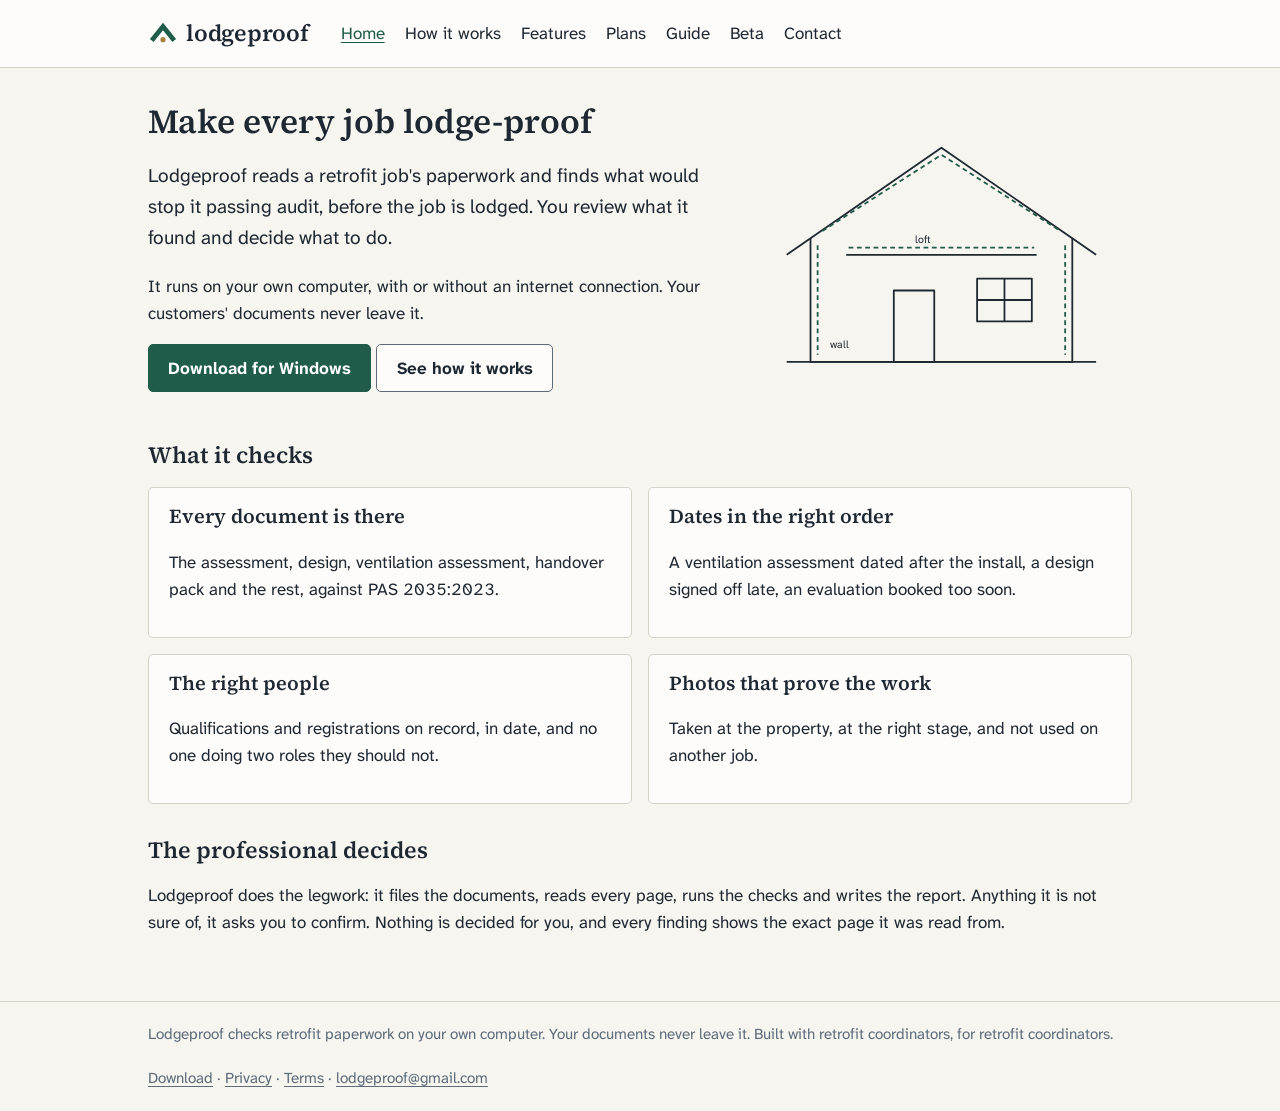
<file: docs/index.html>
<!doctype html>
<html lang="en-GB">
<head>
  <meta charset="utf-8">
  <meta name="viewport" content="width=device-width, initial-scale=1">
  <title>Lodgeproof: check retrofit paperwork before it is lodged</title>
  <meta name="description" content="Lodgeproof checks a retrofit job's paperwork against PAS 2035 before it is lodged, on your own computer.">
  <link rel="icon" href="favicon.svg" type="image/svg+xml">
  <link rel="stylesheet" href="style.css">
</head>
<body>
  <a class="skip" href="#main">Skip to the page</a>
  <header>
    <div class="bar">
      <a class="name" href="index.html" aria-label="lodgeproof home"><svg class="mark" viewBox="0 0 64 64" width="30" height="30" aria-hidden="true"><path d="M8 46 L32 16 L56 46" fill="none" stroke-width="10" stroke-linejoin="miter" stroke-miterlimit="10"/><circle cx="32" cy="44" r="5.5"/></svg><span>lodgeproof</span></a>
      <nav aria-label="Site">
        <ul>
          <li><a href="index.html" aria-current="page">Home</a></li>
          <li><a href="how-it-works.html">How it works</a></li>
          <li><a href="features.html">Features</a></li>
          <li><a href="pricing.html">Plans</a></li>
          <li><a href="guide.html">Guide</a></li>
          <li><a href="beta.html">Beta</a></li>
          <li><a href="contact.html">Contact</a></li>
        </ul>
      </nav>
    </div>
  </header>
  <main id="main">
    <div class="split">
      <div>
        <h1>Make every job lodge-proof</h1>
        <p class="lead">Lodgeproof reads a retrofit job's paperwork and finds what would stop it passing
        audit, before the job is lodged. You review what it found and decide what to do.</p>
        <p>It runs on your own computer, with or without an internet connection. Your customers'
        documents never leave it.</p>
        <p><a class="button" href="download.html">Download for Windows</a>
        <a class="button plain" href="how-it-works.html">See how it works</a></p>
      </div>
    <svg class="drawing" viewBox="0 0 320 240" role="img" aria-labelledby="drawing-title">
      <title id="drawing-title">A line drawing of a house in cross-section, with insulation in the walls and loft</title>
      <g fill="none" stroke="currentColor" stroke-width="1.5" stroke-linejoin="round">
        <path d="M30 120 L160 30 L290 120"/>
        <path d="M50 106 V210 H270 V106"/>
        <path d="M30 210 H290"/>
        <rect x="120" y="150" width="34" height="60"/>
        <rect x="190" y="140" width="46" height="36"/>
        <path d="M213 140 V176 M190 158 H236"/>
        <path d="M80 120 H240"/>
      </g>
      <g class="green" fill="none" stroke-width="1.5" stroke-dasharray="4 3">
        <path d="M56 112 V204"/>
        <path d="M264 112 V204"/>
        <path d="M82 114 H238"/>
        <path d="M60 100 L160 36 L260 100"/>
      </g>
      <g fill="currentColor" font-family="Atkinson Hyperlegible Next, sans-serif" font-size="9">
        <text x="66" y="198">wall</text>
        <text x="138" y="110">loft</text>
      </g>
    </svg>
    </div>

    <h2>What it checks</h2>
    <ul class="cards">
      <li class="card"><h3>Every document is there</h3><p>The assessment, design, ventilation
      assessment, handover pack and the rest, against PAS 2035:2023.</p></li>
      <li class="card"><h3>Dates in the right order</h3><p>A ventilation assessment dated after the
      install, a design signed off late, an evaluation booked too soon.</p></li>
      <li class="card"><h3>The right people</h3><p>Qualifications and registrations on record, in
      date, and no one doing two roles they should not.</p></li>
      <li class="card"><h3>Photos that prove the work</h3><p>Taken at the property, at the right stage,
      and not used on another job.</p></li>
    </ul>

    <h2>The professional decides</h2>
    <p>Lodgeproof does the legwork: it files the documents, reads every page, runs the checks and
    writes the report. Anything it is not sure of, it asks you to confirm. Nothing is decided for you,
    and every finding shows the exact page it was read from.</p>

  </main>
  <footer>
    <p>Lodgeproof checks retrofit paperwork on your own computer. Your documents never leave it.
    Built with retrofit coordinators, for retrofit coordinators.</p>
    <p><a href="download.html">Download</a> &middot; <a href="privacy.html">Privacy</a> &middot;
    <a href="terms.html">Terms</a> &middot; <a href="mailto:lodgeproof@gmail.com">lodgeproof@gmail.com</a></p>
  </footer>
</body>
</html>
</file>
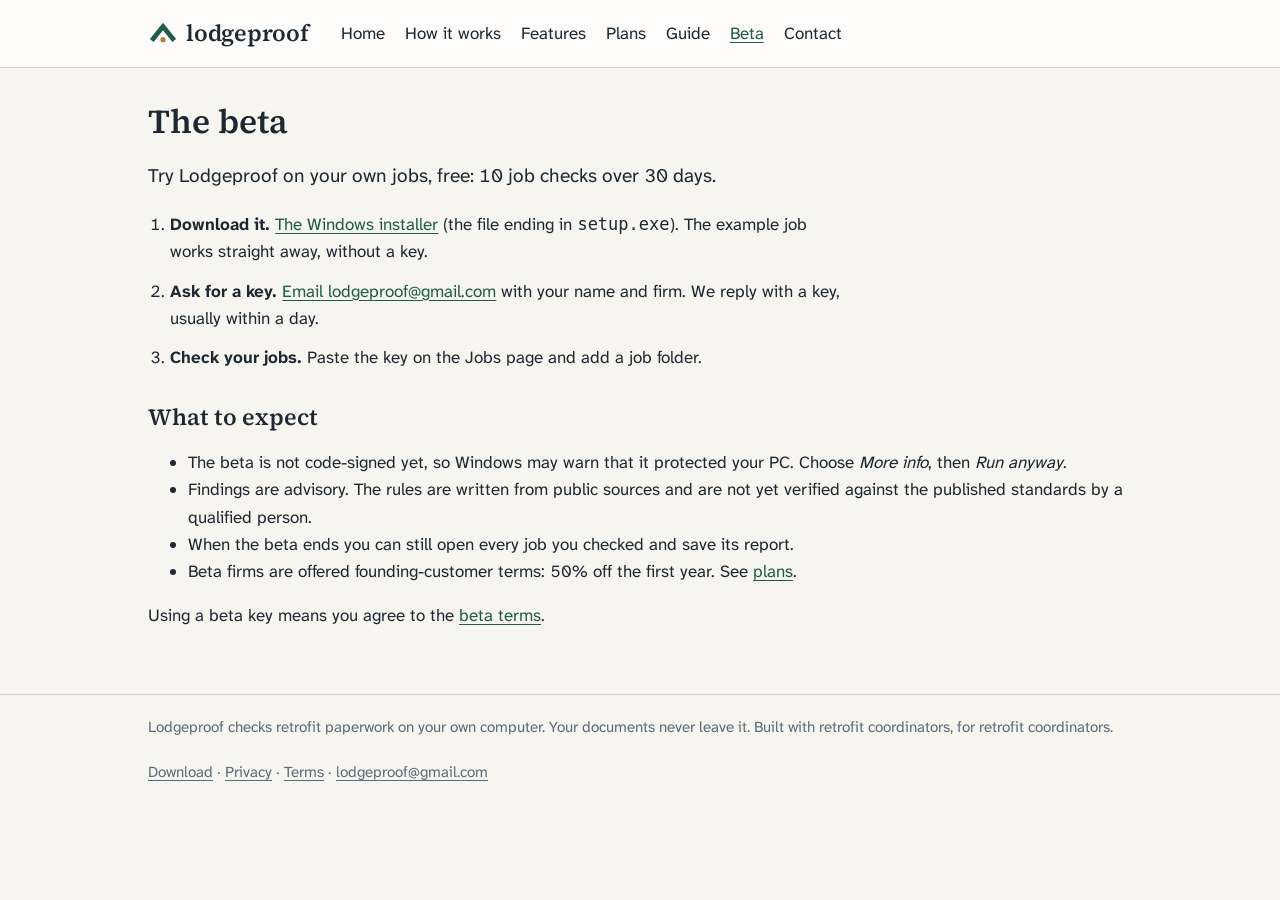
<file: docs/beta.html>
<!doctype html>
<html lang="en-GB">
<head>
  <meta charset="utf-8">
  <meta name="viewport" content="width=device-width, initial-scale=1">
  <title>The Lodgeproof beta</title>
  <meta name="description" content="Try Lodgeproof free: 10 job checks over 30 days, on Windows.">
  <link rel="icon" href="favicon.svg" type="image/svg+xml">
  <link rel="stylesheet" href="style.css">
</head>
<body>
  <a class="skip" href="#main">Skip to the page</a>
  <header>
    <div class="bar">
      <a class="name" href="index.html" aria-label="lodgeproof home"><svg class="mark" viewBox="0 0 64 64" width="30" height="30" aria-hidden="true"><path d="M8 46 L32 16 L56 46" fill="none" stroke-width="10" stroke-linejoin="miter" stroke-miterlimit="10"/><circle cx="32" cy="44" r="5.5"/></svg><span>lodgeproof</span></a>
      <nav aria-label="Site">
        <ul>
          <li><a href="index.html">Home</a></li>
          <li><a href="how-it-works.html">How it works</a></li>
          <li><a href="features.html">Features</a></li>
          <li><a href="pricing.html">Plans</a></li>
          <li><a href="guide.html">Guide</a></li>
          <li><a href="beta.html" aria-current="page">Beta</a></li>
          <li><a href="contact.html">Contact</a></li>
        </ul>
      </nav>
    </div>
  </header>
  <main id="main">
    <h1>The beta</h1>
    <p class="lead">Try Lodgeproof on your own jobs, free: 10 job checks over 30 days.</p>
    <ol class="steps">
      <li><strong>Download it.</strong> <a href="https://github.com/fw9c/lodgeproof-download/releases/latest">The Windows installer</a> (the file ending in
      <code>setup.exe</code>). The example job works straight away, without a key.</li>
      <li><strong>Ask for a key.</strong> <a href="mailto:lodgeproof@gmail.com?subject=Lodgeproof%20beta%20key">Email
      lodgeproof@gmail.com</a> with your name and firm. We reply with a key, usually within a day.</li>
      <li><strong>Check your jobs.</strong> Paste the key on the Jobs page and add a job folder.</li>
    </ol>

    <h2>What to expect</h2>
    <ul>
      <li>The beta is not code-signed yet, so Windows may warn that it protected your PC. Choose
      <em>More info</em>, then <em>Run anyway</em>.</li>
      <li>Findings are advisory. The rules are written from public sources and are not yet verified
      against the published standards by a qualified person.</li>
      <li>When the beta ends you can still open every job you checked and save its report.</li>
      <li>Beta firms are offered founding-customer terms: 50% off the first year. See
      <a href="pricing.html">plans</a>.</li>
    </ul>
    <p>Using a beta key means you agree to the <a href="terms.html#beta">beta terms</a>.</p>

  </main>
  <footer>
    <p>Lodgeproof checks retrofit paperwork on your own computer. Your documents never leave it.
    Built with retrofit coordinators, for retrofit coordinators.</p>
    <p><a href="download.html">Download</a> &middot; <a href="privacy.html">Privacy</a> &middot;
    <a href="terms.html">Terms</a> &middot; <a href="mailto:lodgeproof@gmail.com">lodgeproof@gmail.com</a></p>
  </footer>
</body>
</html>
</file>
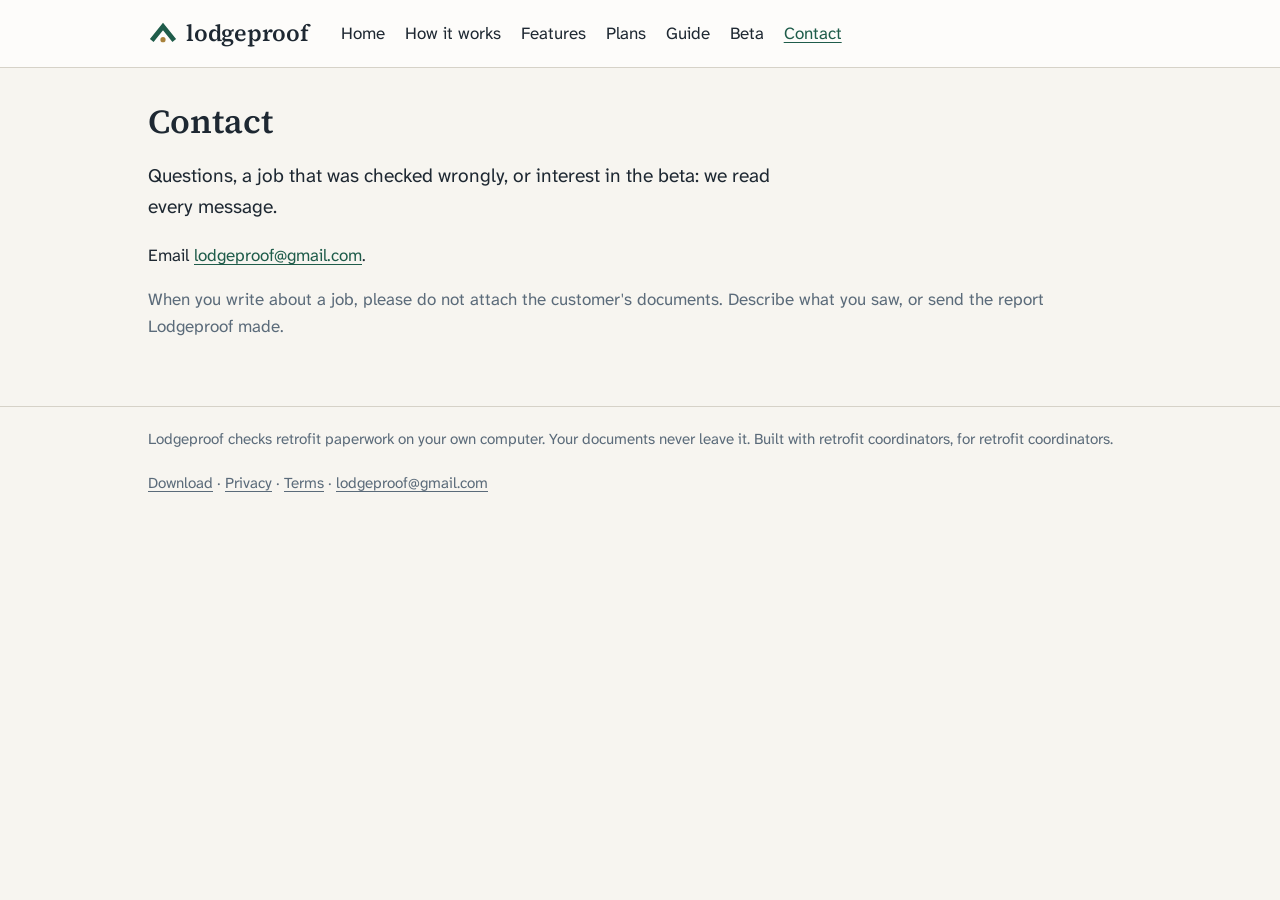
<file: docs/contact.html>
<!doctype html>
<html lang="en-GB">
<head>
  <meta charset="utf-8">
  <meta name="viewport" content="width=device-width, initial-scale=1">
  <title>Contact Lodgeproof</title>
  <meta name="description" content="How to contact Lodgeproof.">
  <link rel="icon" href="favicon.svg" type="image/svg+xml">
  <link rel="stylesheet" href="style.css">
</head>
<body>
  <a class="skip" href="#main">Skip to the page</a>
  <header>
    <div class="bar">
      <a class="name" href="index.html" aria-label="lodgeproof home"><svg class="mark" viewBox="0 0 64 64" width="30" height="30" aria-hidden="true"><path d="M8 46 L32 16 L56 46" fill="none" stroke-width="10" stroke-linejoin="miter" stroke-miterlimit="10"/><circle cx="32" cy="44" r="5.5"/></svg><span>lodgeproof</span></a>
      <nav aria-label="Site">
        <ul>
          <li><a href="index.html">Home</a></li>
          <li><a href="how-it-works.html">How it works</a></li>
          <li><a href="features.html">Features</a></li>
          <li><a href="pricing.html">Plans</a></li>
          <li><a href="guide.html">Guide</a></li>
          <li><a href="beta.html">Beta</a></li>
          <li><a href="contact.html" aria-current="page">Contact</a></li>
        </ul>
      </nav>
    </div>
  </header>
  <main id="main">
    <h1>Contact</h1>
    <p class="lead">Questions, a job that was checked wrongly, or interest in the beta: we read every message.</p>
    <p>Email <a href="mailto:lodgeproof@gmail.com">lodgeproof@gmail.com</a>.</p>
    <p class="quiet">When you write about a job, please do not attach the customer's documents.
    Describe what you saw, or send the report Lodgeproof made.</p>

  </main>
  <footer>
    <p>Lodgeproof checks retrofit paperwork on your own computer. Your documents never leave it.
    Built with retrofit coordinators, for retrofit coordinators.</p>
    <p><a href="download.html">Download</a> &middot; <a href="privacy.html">Privacy</a> &middot;
    <a href="terms.html">Terms</a> &middot; <a href="mailto:lodgeproof@gmail.com">lodgeproof@gmail.com</a></p>
  </footer>
</body>
</html>
</file>
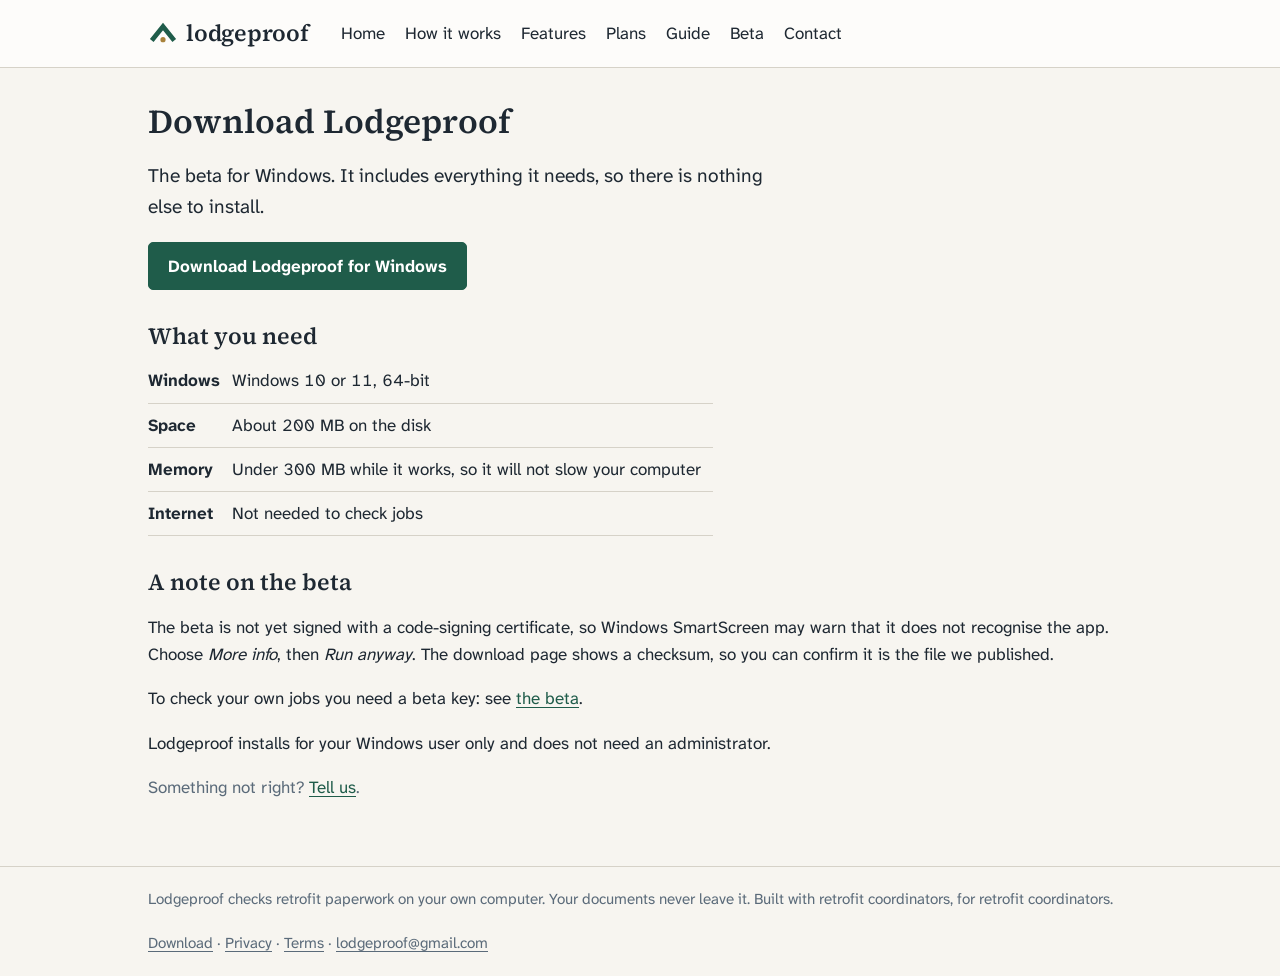
<file: docs/download.html>
<!doctype html>
<html lang="en-GB">
<head>
  <meta charset="utf-8">
  <meta name="viewport" content="width=device-width, initial-scale=1">
  <title>Download Lodgeproof</title>
  <meta name="description" content="Download the Lodgeproof beta for Windows.">
  <link rel="icon" href="favicon.svg" type="image/svg+xml">
  <link rel="stylesheet" href="style.css">
</head>
<body>
  <a class="skip" href="#main">Skip to the page</a>
  <header>
    <div class="bar">
      <a class="name" href="index.html" aria-label="lodgeproof home"><svg class="mark" viewBox="0 0 64 64" width="30" height="30" aria-hidden="true"><path d="M8 46 L32 16 L56 46" fill="none" stroke-width="10" stroke-linejoin="miter" stroke-miterlimit="10"/><circle cx="32" cy="44" r="5.5"/></svg><span>lodgeproof</span></a>
      <nav aria-label="Site">
        <ul>
          <li><a href="index.html">Home</a></li>
          <li><a href="how-it-works.html">How it works</a></li>
          <li><a href="features.html">Features</a></li>
          <li><a href="pricing.html">Plans</a></li>
          <li><a href="guide.html">Guide</a></li>
          <li><a href="beta.html">Beta</a></li>
          <li><a href="contact.html">Contact</a></li>
        </ul>
      </nav>
    </div>
  </header>
  <main id="main">
    <h1>Download Lodgeproof</h1>
    <p class="lead">The beta for Windows. It includes everything it needs, so there is nothing else to install.</p>
    <p><a class="button" href="https://github.com/fw9c/lodgeproof-download/releases/latest">Download Lodgeproof for Windows</a></p>

    <h2>What you need</h2>
    <table>
      <tr><th scope="row">Windows</th><td>Windows 10 or 11, 64-bit</td></tr>
      <tr><th scope="row">Space</th><td>About 200 MB on the disk</td></tr>
      <tr><th scope="row">Memory</th><td>Under 300 MB while it works, so it will not slow your computer</td></tr>
      <tr><th scope="row">Internet</th><td>Not needed to check jobs</td></tr>
    </table>

    <h2>A note on the beta</h2>
    <p>The beta is not yet signed with a code-signing certificate, so Windows SmartScreen may warn that it
    does not recognise the app. Choose <em>More info</em>, then <em>Run anyway</em>. The download page shows a
    checksum, so you can confirm it is the file we published.</p>
    <p>To check your own jobs you need a beta key: see <a href="beta.html">the beta</a>.</p>
    <p>Lodgeproof installs for your Windows user only and does not need an administrator.</p>
    <p class="quiet">Something not right? <a href="contact.html">Tell us</a>.</p>

  </main>
  <footer>
    <p>Lodgeproof checks retrofit paperwork on your own computer. Your documents never leave it.
    Built with retrofit coordinators, for retrofit coordinators.</p>
    <p><a href="download.html">Download</a> &middot; <a href="privacy.html">Privacy</a> &middot;
    <a href="terms.html">Terms</a> &middot; <a href="mailto:lodgeproof@gmail.com">lodgeproof@gmail.com</a></p>
  </footer>
</body>
</html>
</file>
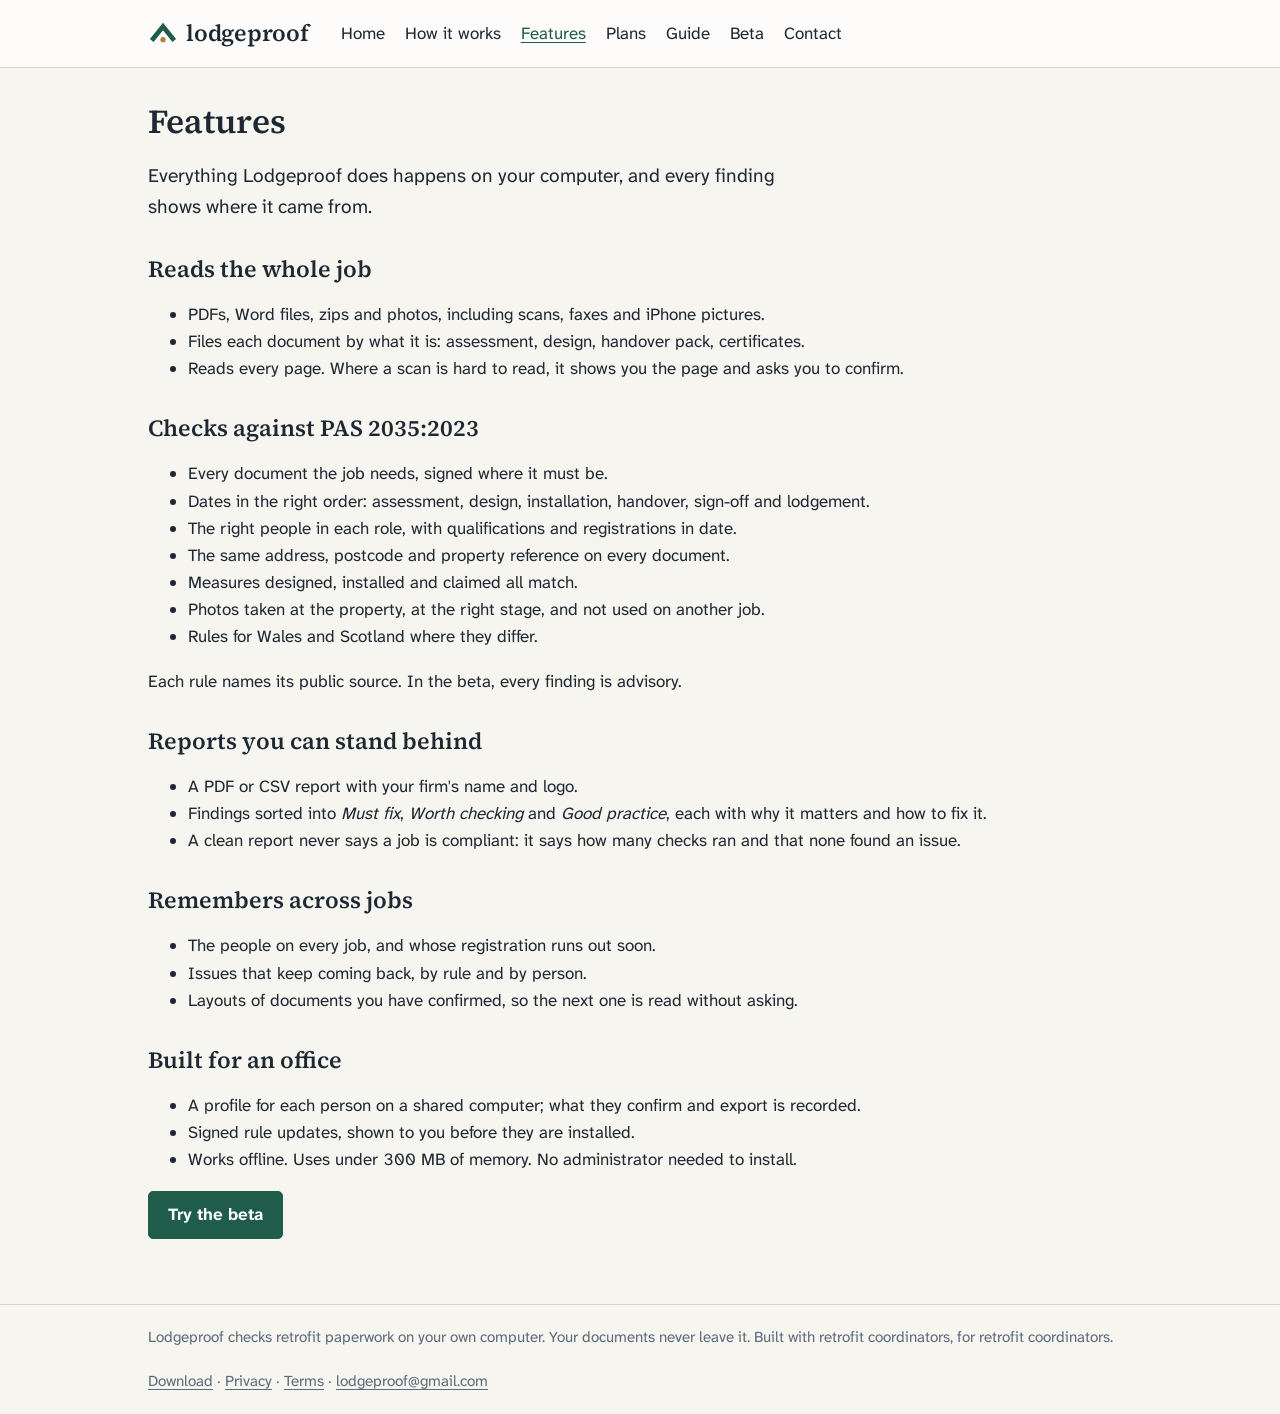
<file: docs/features.html>
<!doctype html>
<html lang="en-GB">
<head>
  <meta charset="utf-8">
  <meta name="viewport" content="width=device-width, initial-scale=1">
  <title>Lodgeproof features</title>
  <meta name="description" content="What Lodgeproof checks and how: documents, dates, people, photos, reports, all on your own computer.">
  <link rel="icon" href="favicon.svg" type="image/svg+xml">
  <link rel="stylesheet" href="style.css">
</head>
<body>
  <a class="skip" href="#main">Skip to the page</a>
  <header>
    <div class="bar">
      <a class="name" href="index.html" aria-label="lodgeproof home"><svg class="mark" viewBox="0 0 64 64" width="30" height="30" aria-hidden="true"><path d="M8 46 L32 16 L56 46" fill="none" stroke-width="10" stroke-linejoin="miter" stroke-miterlimit="10"/><circle cx="32" cy="44" r="5.5"/></svg><span>lodgeproof</span></a>
      <nav aria-label="Site">
        <ul>
          <li><a href="index.html">Home</a></li>
          <li><a href="how-it-works.html">How it works</a></li>
          <li><a href="features.html" aria-current="page">Features</a></li>
          <li><a href="pricing.html">Plans</a></li>
          <li><a href="guide.html">Guide</a></li>
          <li><a href="beta.html">Beta</a></li>
          <li><a href="contact.html">Contact</a></li>
        </ul>
      </nav>
    </div>
  </header>
  <main id="main">
    <h1>Features</h1>
    <p class="lead">Everything Lodgeproof does happens on your computer, and every finding shows where it came from.</p>

    <h2>Reads the whole job</h2>
    <ul>
      <li>PDFs, Word files, zips and photos, including scans, faxes and iPhone pictures.</li>
      <li>Files each document by what it is: assessment, design, handover pack, certificates.</li>
      <li>Reads every page. Where a scan is hard to read, it shows you the page and asks you to confirm.</li>
    </ul>

    <h2>Checks against PAS 2035:2023</h2>
    <ul>
      <li>Every document the job needs, signed where it must be.</li>
      <li>Dates in the right order: assessment, design, installation, handover, sign-off and lodgement.</li>
      <li>The right people in each role, with qualifications and registrations in date.</li>
      <li>The same address, postcode and property reference on every document.</li>
      <li>Measures designed, installed and claimed all match.</li>
      <li>Photos taken at the property, at the right stage, and not used on another job.</li>
      <li>Rules for Wales and Scotland where they differ.</li>
    </ul>
    <p>Each rule names its public source. In the beta, every finding is advisory.</p>

    <h2>Reports you can stand behind</h2>
    <ul>
      <li>A PDF or CSV report with your firm's name and logo.</li>
      <li>Findings sorted into <em>Must fix</em>, <em>Worth checking</em> and <em>Good practice</em>, each with why it
      matters and how to fix it.</li>
      <li>A clean report never says a job is compliant: it says how many checks ran and that none found an issue.</li>
    </ul>

    <h2>Remembers across jobs</h2>
    <ul>
      <li>The people on every job, and whose registration runs out soon.</li>
      <li>Issues that keep coming back, by rule and by person.</li>
      <li>Layouts of documents you have confirmed, so the next one is read without asking.</li>
    </ul>

    <h2>Built for an office</h2>
    <ul>
      <li>A profile for each person on a shared computer; what they confirm and export is recorded.</li>
      <li>Signed rule updates, shown to you before they are installed.</li>
      <li>Works offline. Uses under 300 MB of memory. No administrator needed to install.</li>
    </ul>
    <p><a class="button" href="beta.html">Try the beta</a></p>

  </main>
  <footer>
    <p>Lodgeproof checks retrofit paperwork on your own computer. Your documents never leave it.
    Built with retrofit coordinators, for retrofit coordinators.</p>
    <p><a href="download.html">Download</a> &middot; <a href="privacy.html">Privacy</a> &middot;
    <a href="terms.html">Terms</a> &middot; <a href="mailto:lodgeproof@gmail.com">lodgeproof@gmail.com</a></p>
  </footer>
</body>
</html>
</file>
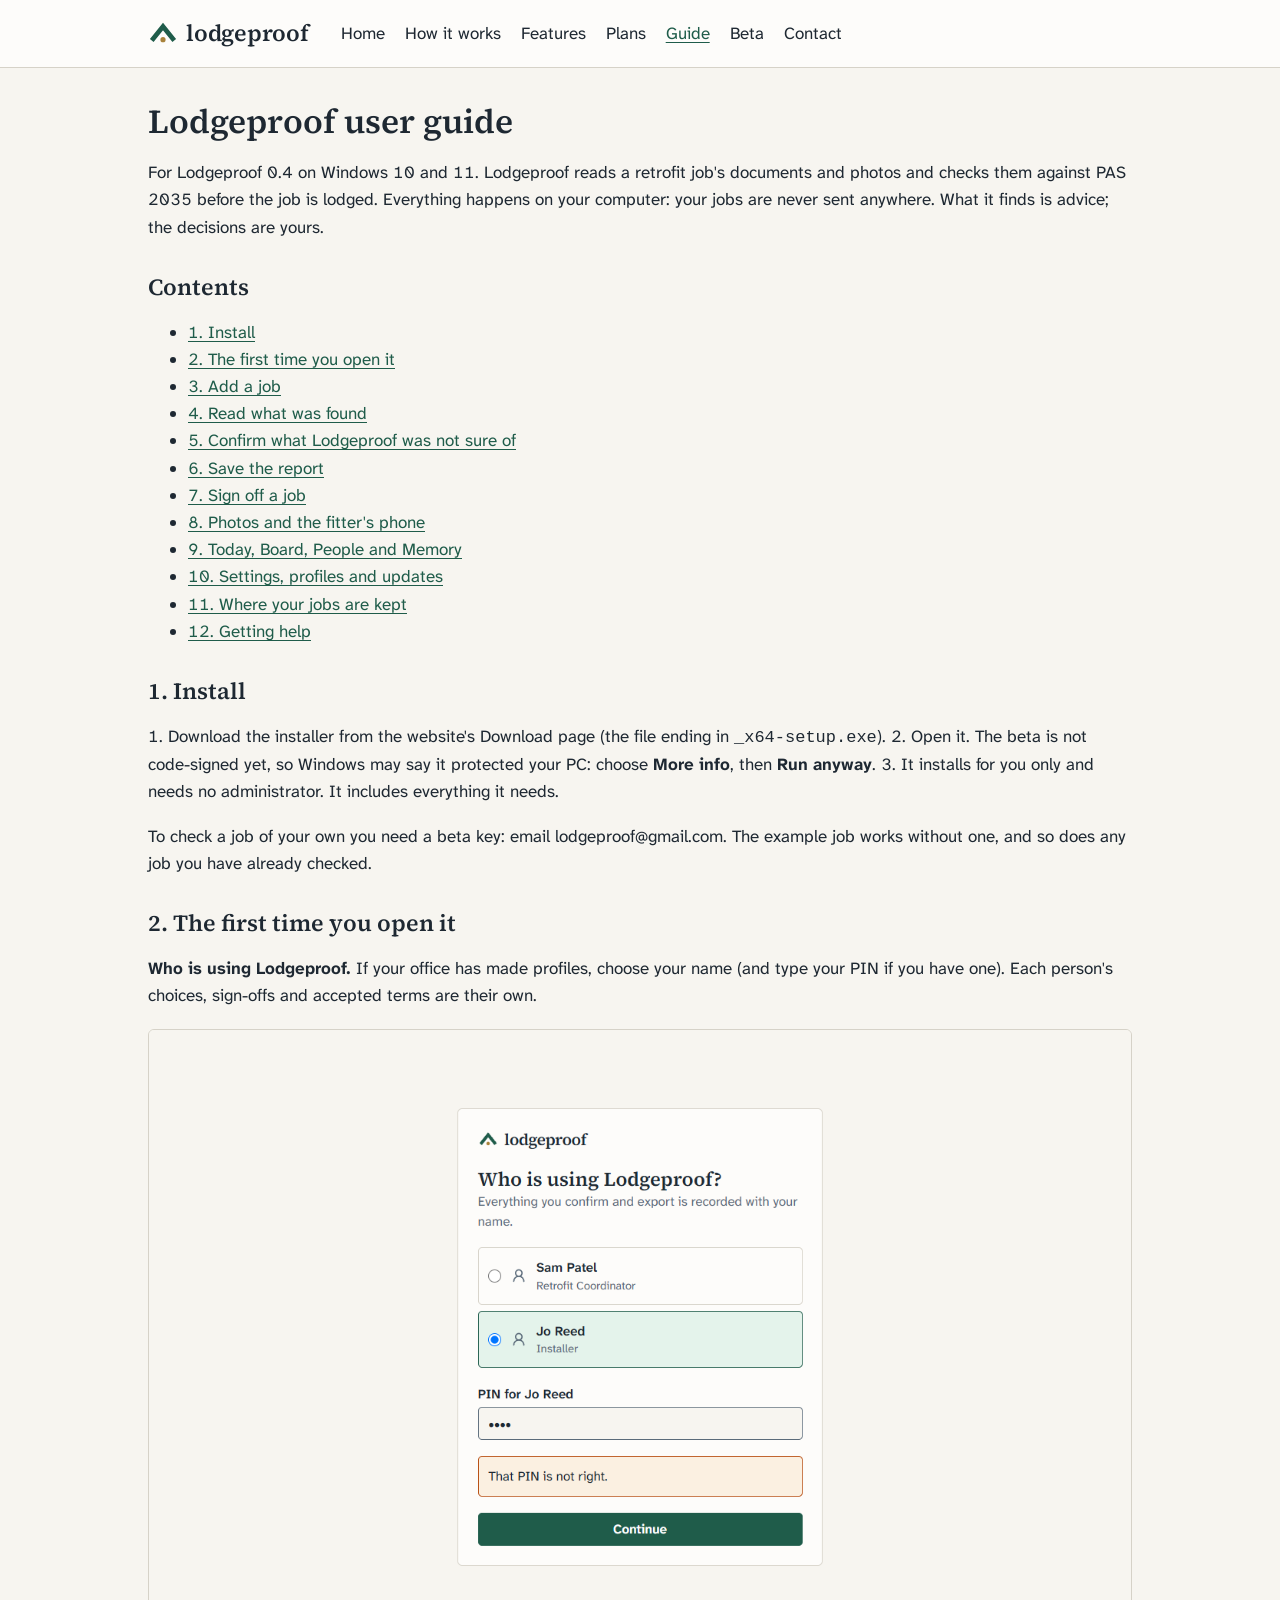
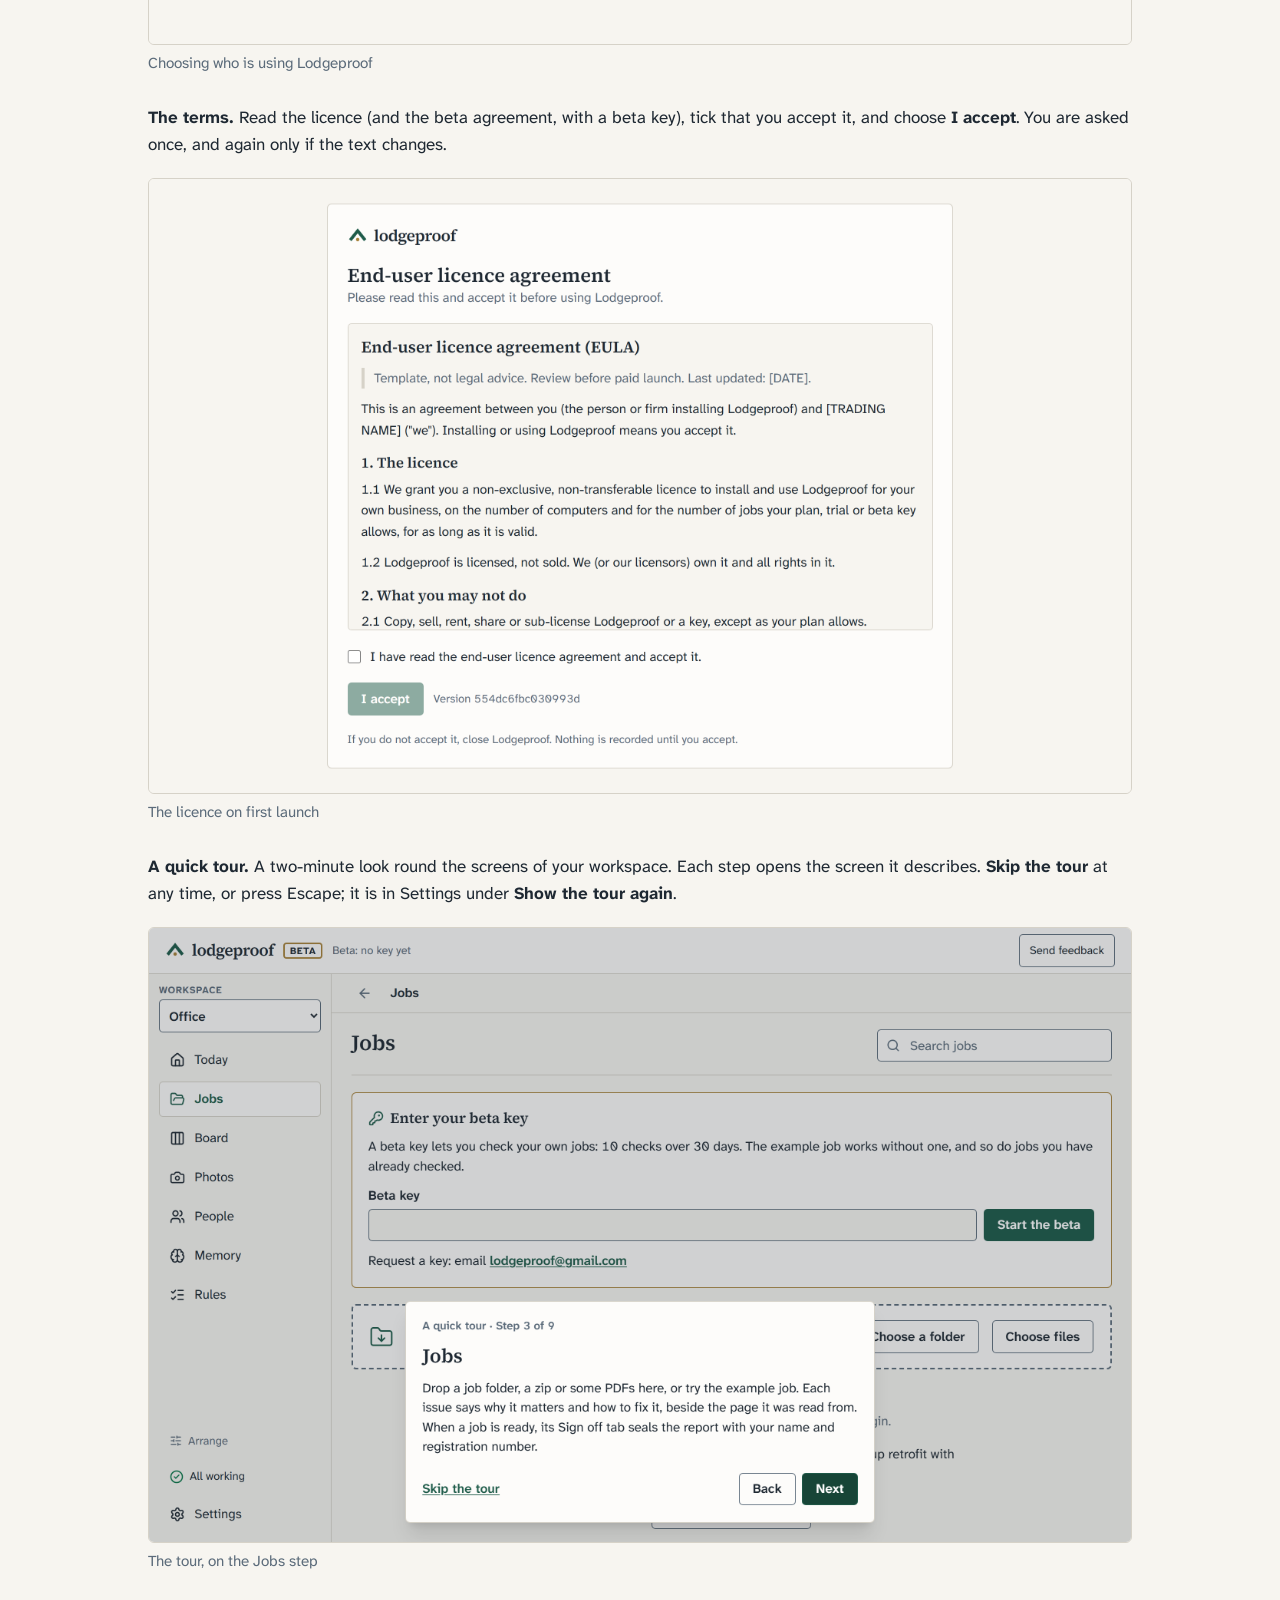
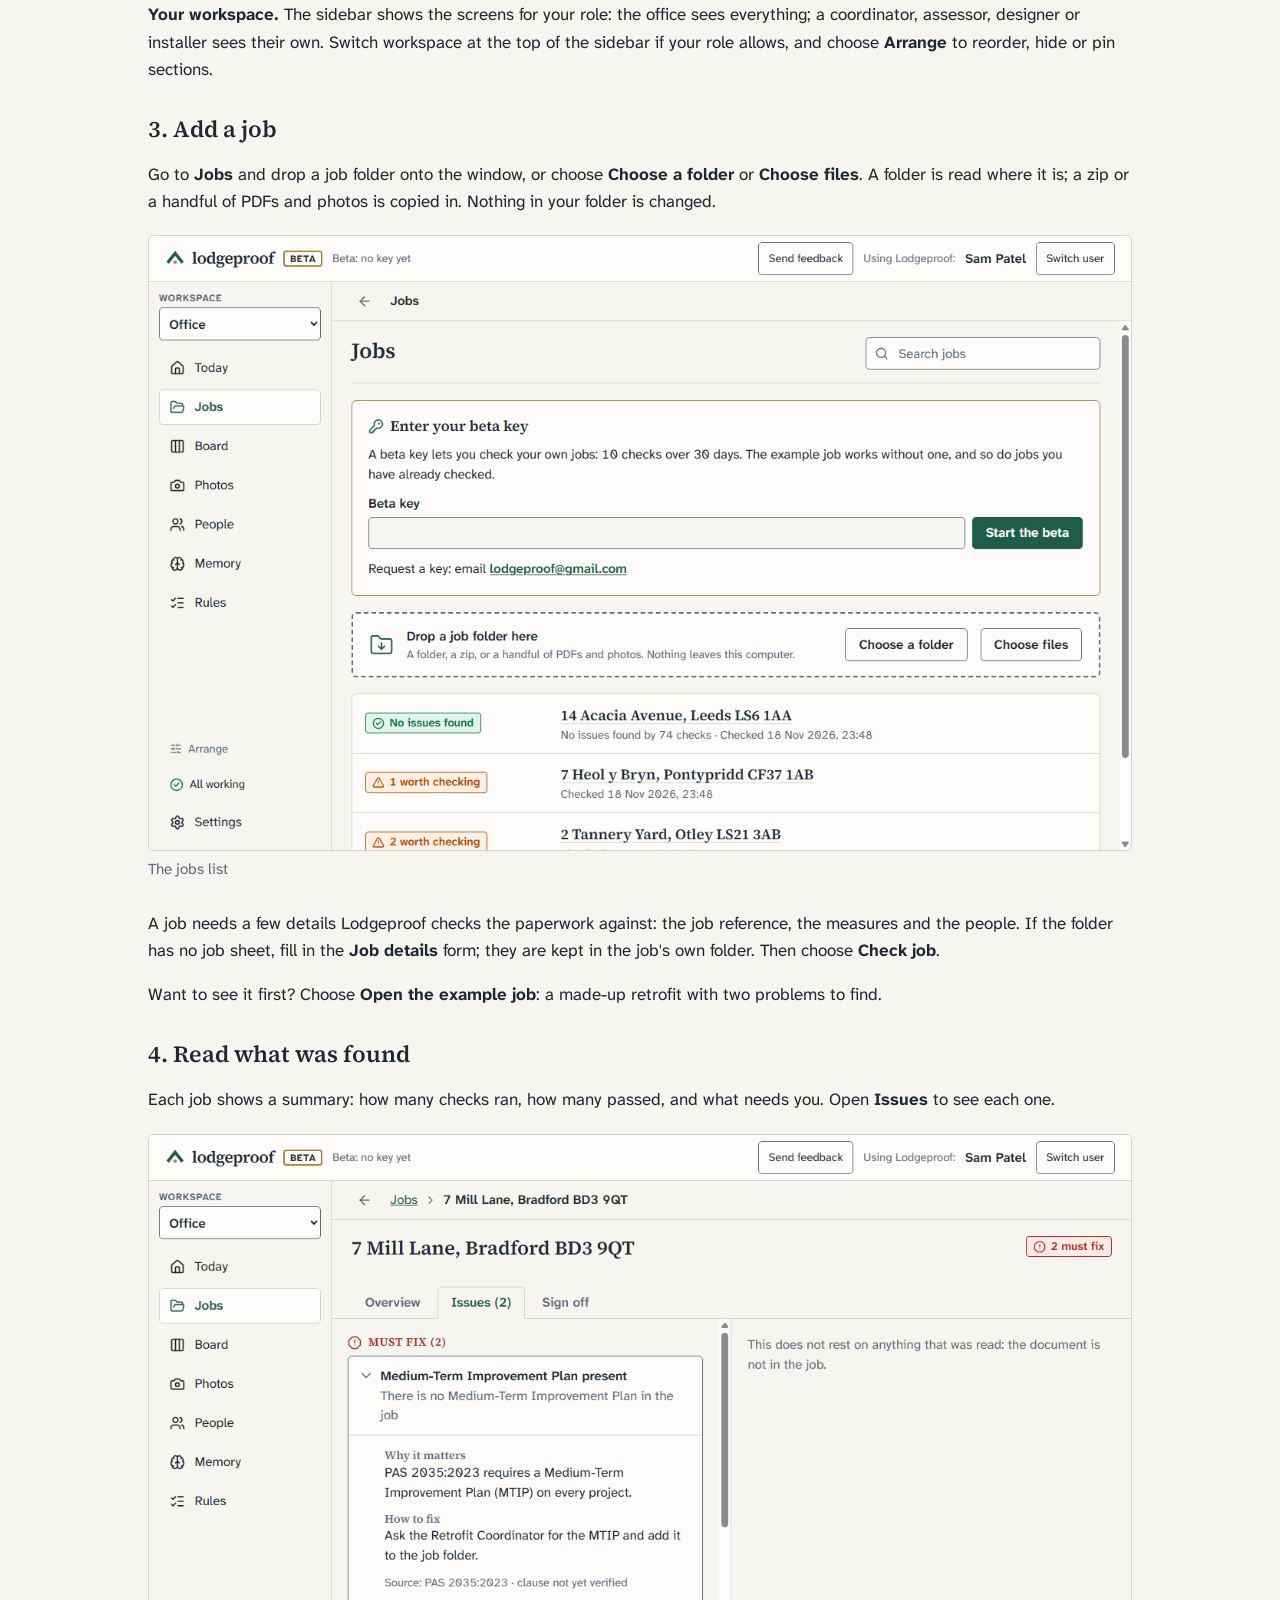
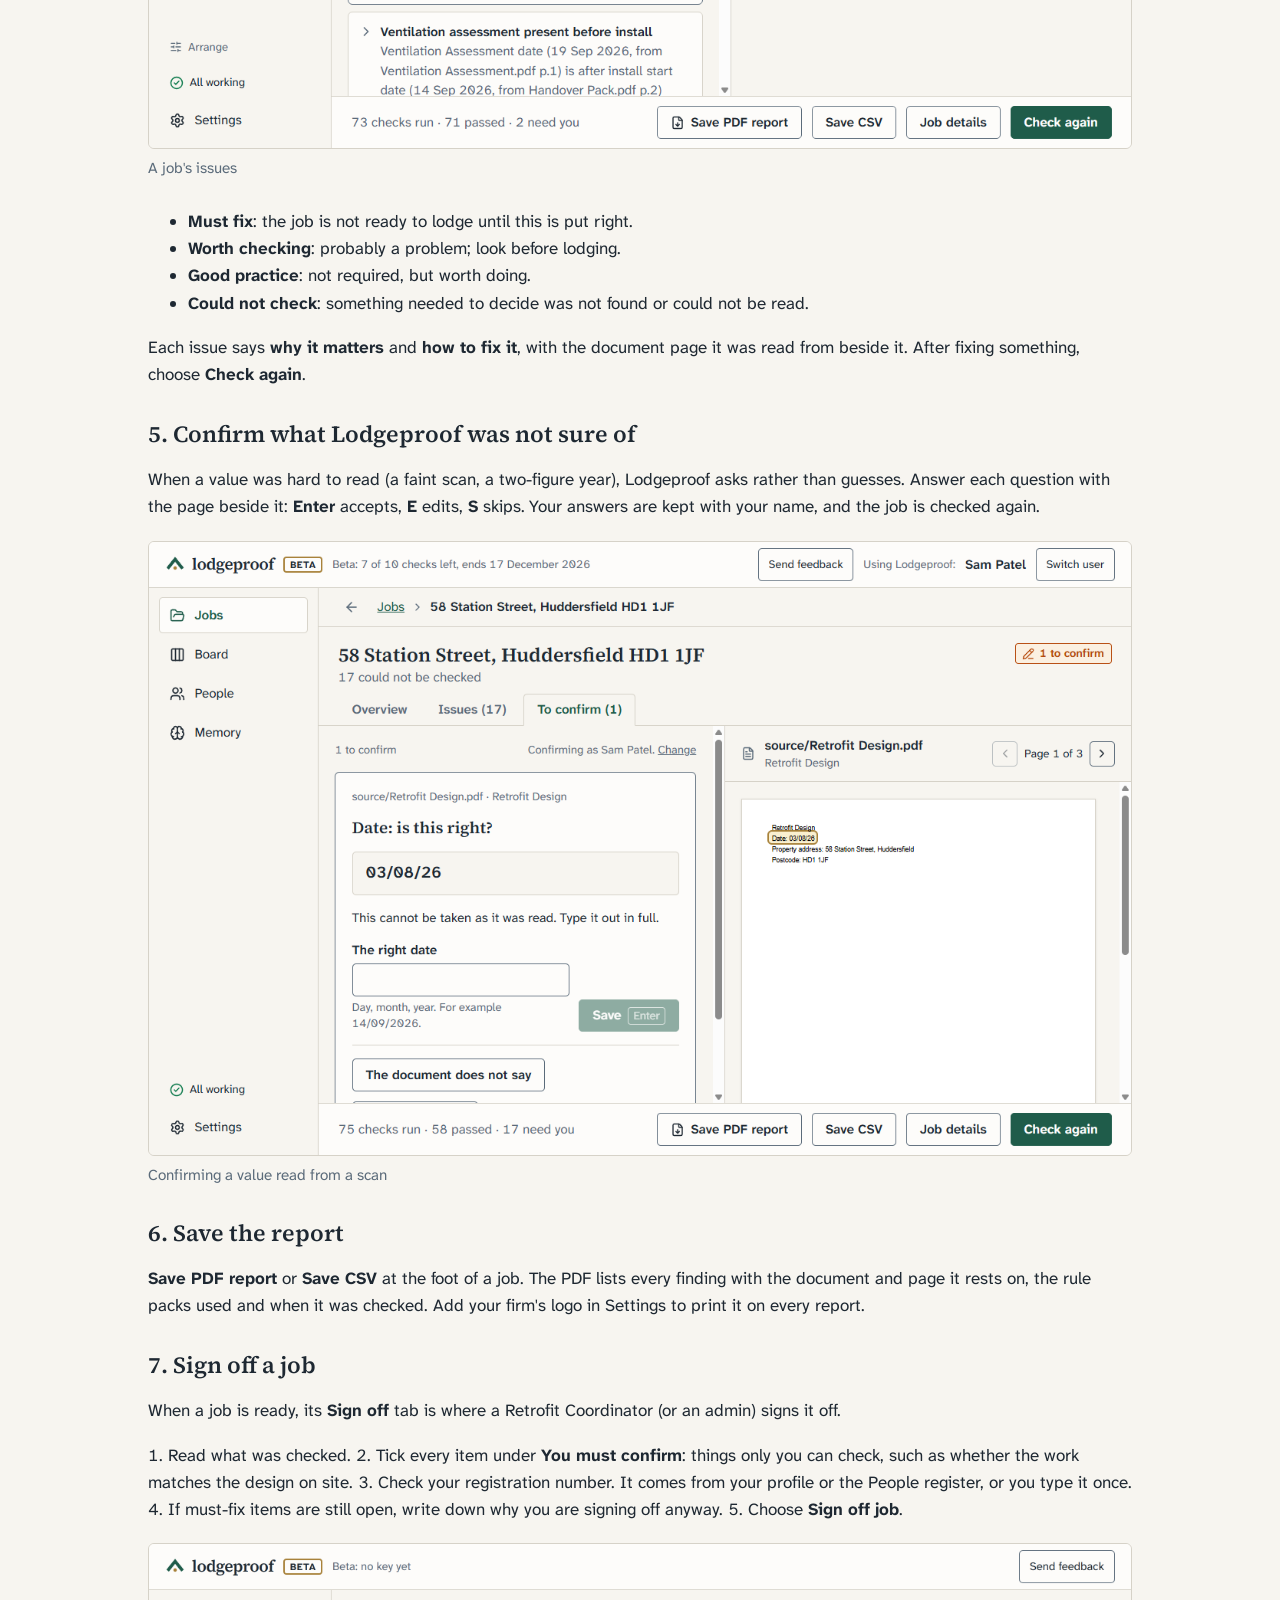
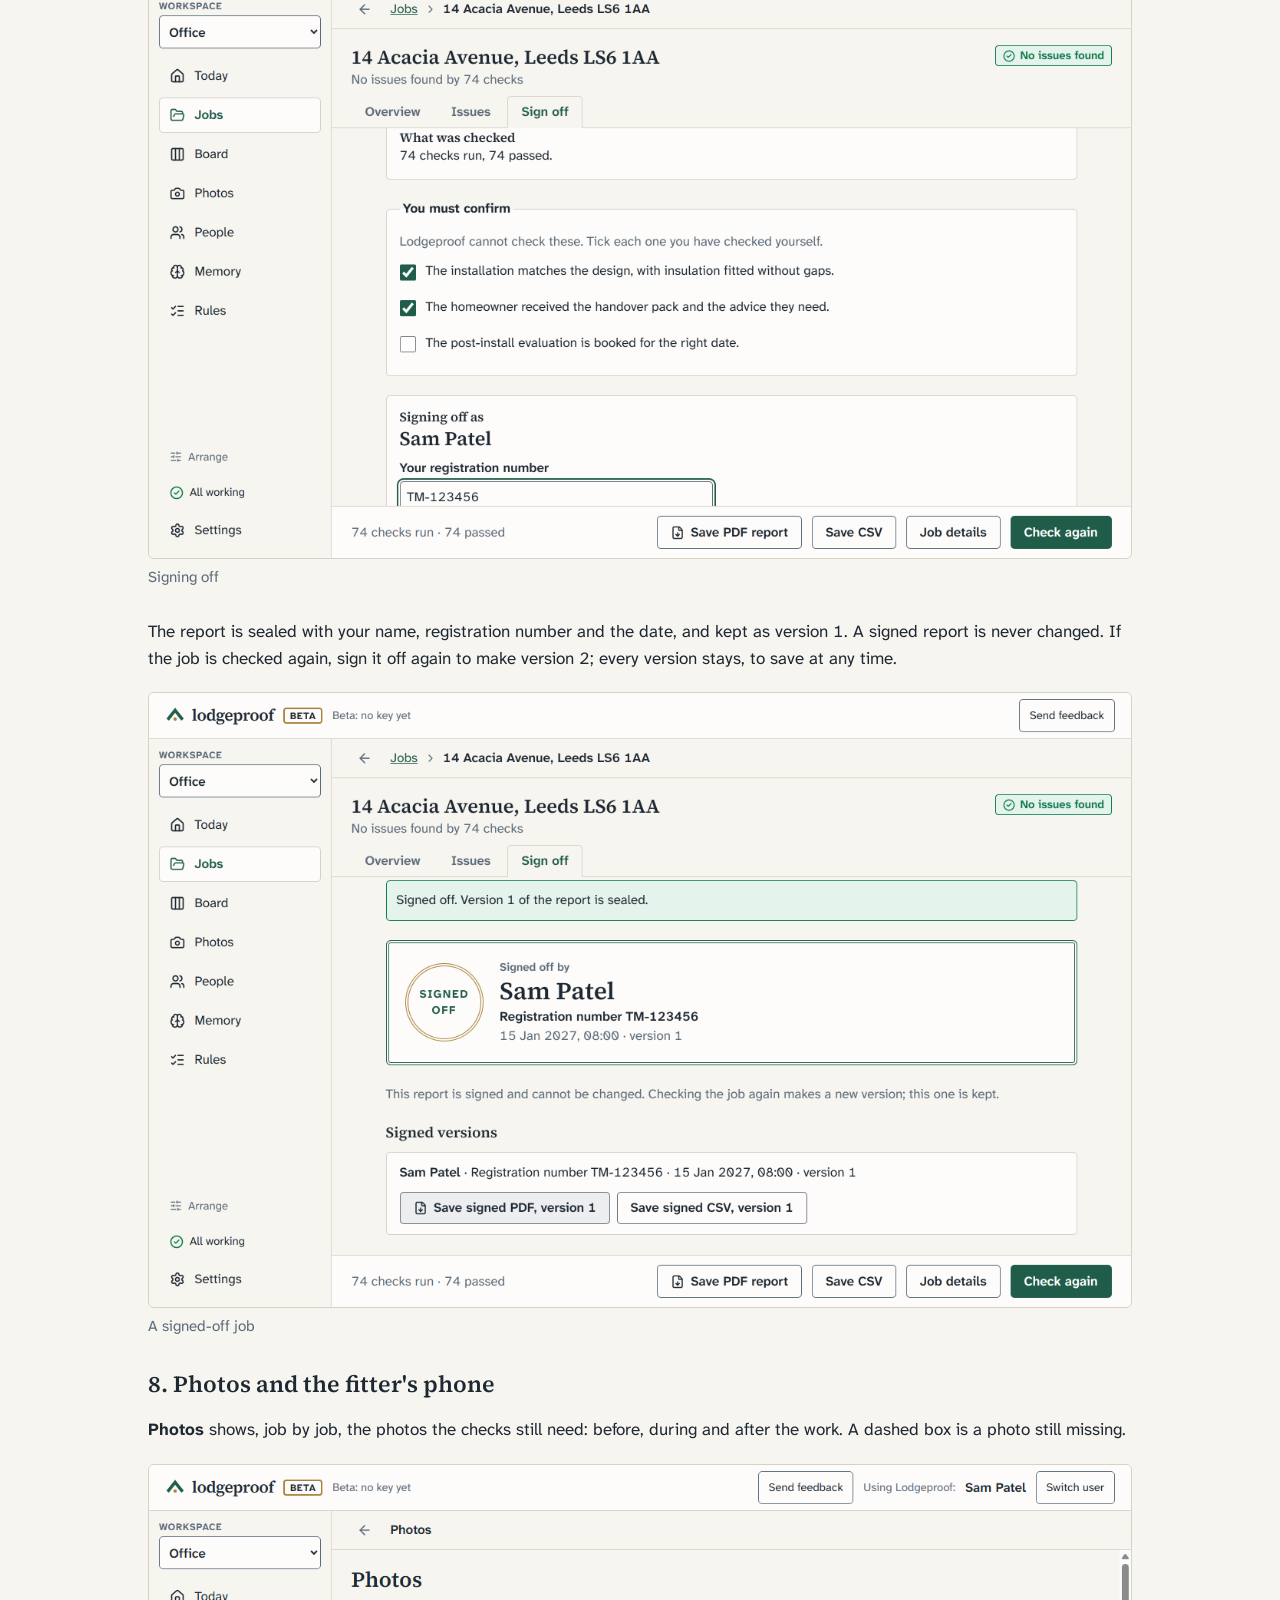
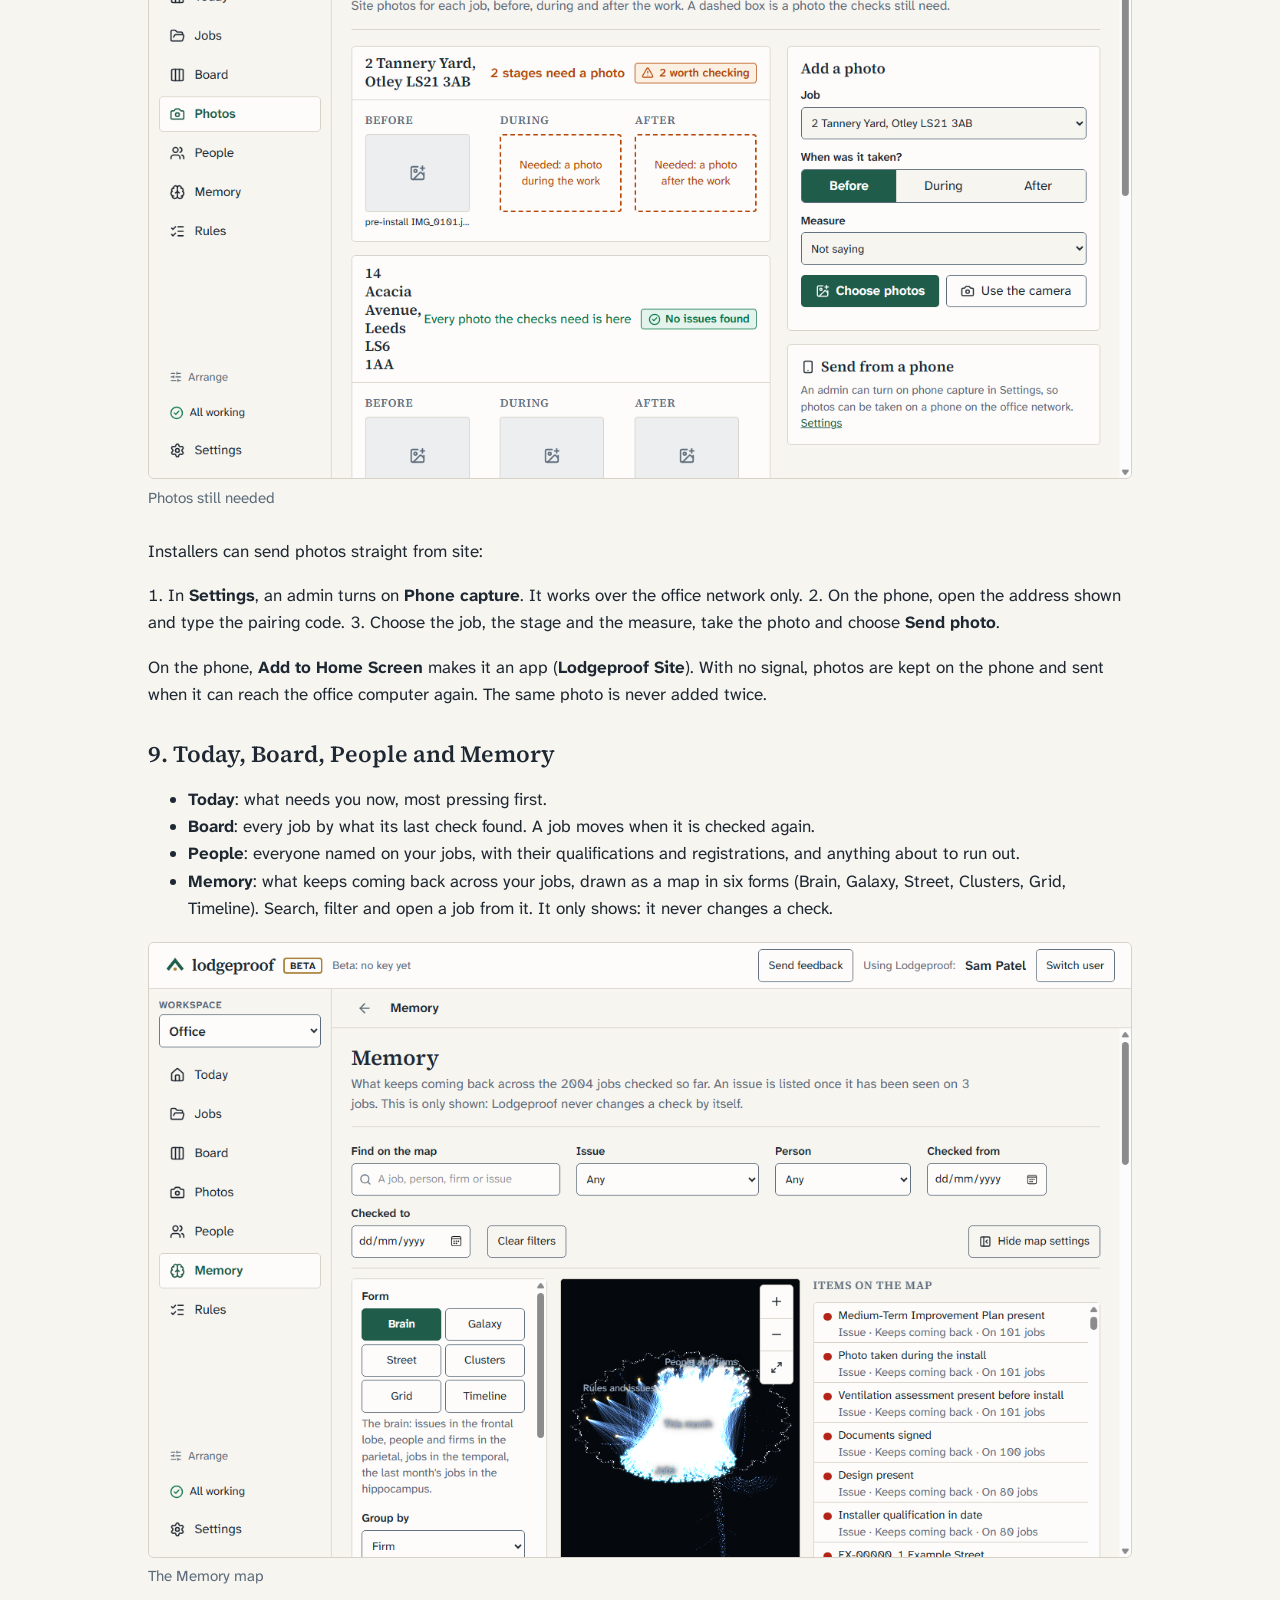
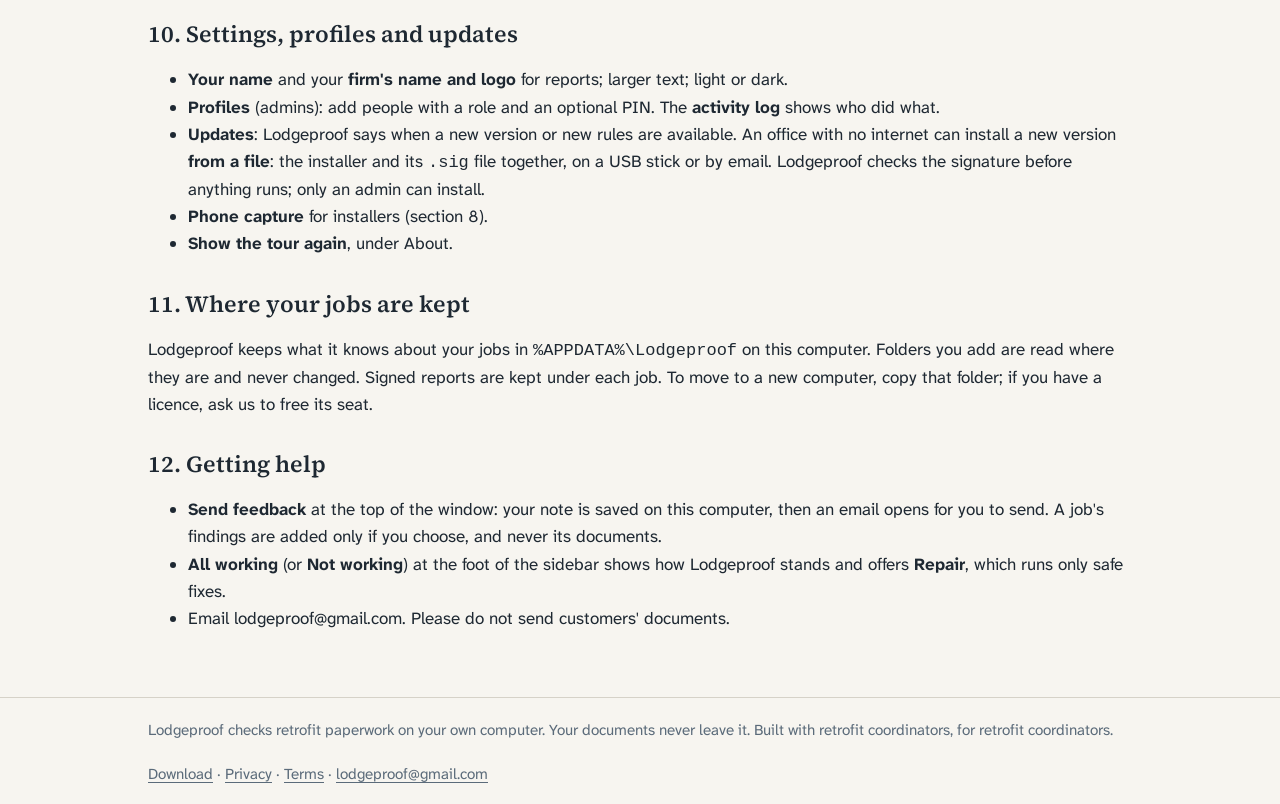
<file: docs/guide.html>
<!doctype html>
<html lang="en-GB">
<head>
  <meta charset="utf-8">
  <meta name="viewport" content="width=device-width, initial-scale=1">
  <title>Lodgeproof user guide</title>
  <meta name="description" content="How to use Lodgeproof, screen by screen: adding a job, reading what was found, signing off, photos and settings.">
  <link rel="icon" href="favicon.svg" type="image/svg+xml">
  <link rel="stylesheet" href="style.css">
</head>
<body>
  <a class="skip" href="#main">Skip to the page</a>
  <header>
    <div class="bar">
      <a class="name" href="index.html" aria-label="lodgeproof home"><svg class="mark" viewBox="0 0 64 64" width="30" height="30" aria-hidden="true"><path d="M8 46 L32 16 L56 46" fill="none" stroke-width="10" stroke-linejoin="miter" stroke-miterlimit="10"/><circle cx="32" cy="44" r="5.5"/></svg><span>lodgeproof</span></a>
      <nav aria-label="Site">
        <ul>
          <li><a href="index.html">Home</a></li>
          <li><a href="how-it-works.html">How it works</a></li>
          <li><a href="features.html">Features</a></li>
          <li><a href="pricing.html">Plans</a></li>
          <li><a href="guide.html" aria-current="page">Guide</a></li>
          <li><a href="beta.html">Beta</a></li>
          <li><a href="contact.html">Contact</a></li>
        </ul>
      </nav>
    </div>
  </header>
  <main id="main">
    <h1 id="lodgeproof-user-guide">Lodgeproof user guide</h1>
    <p>For Lodgeproof 0.4 on Windows 10 and 11. Lodgeproof reads a retrofit job's documents and photos and checks them against PAS 2035 before the job is lodged. Everything happens on your computer: your jobs are never sent anywhere. What it finds is advice; the decisions are yours.</p>
    <h2 id="contents">Contents</h2>
    <ul>
      <li><a href="#1-install">1. Install</a></li>
      <li><a href="#2-the-first-time-you-open-it">2. The first time you open it</a></li>
      <li><a href="#3-add-a-job">3. Add a job</a></li>
      <li><a href="#4-read-what-was-found">4. Read what was found</a></li>
      <li><a href="#5-confirm-what-lodgeproof-was-not-sure-of">5. Confirm what Lodgeproof was not sure of</a></li>
      <li><a href="#6-save-the-report">6. Save the report</a></li>
      <li><a href="#7-sign-off-a-job">7. Sign off a job</a></li>
      <li><a href="#8-photos-and-the-fitters-phone">8. Photos and the fitter's phone</a></li>
      <li><a href="#9-today-board-people-and-memory">9. Today, Board, People and Memory</a></li>
      <li><a href="#10-settings-profiles-and-updates">10. Settings, profiles and updates</a></li>
      <li><a href="#11-where-your-jobs-are-kept">11. Where your jobs are kept</a></li>
      <li><a href="#12-getting-help">12. Getting help</a></li>
    </ul>
    <h2 id="1-install">1. Install</h2>
    <p>1. Download the installer from the website's Download page (the file ending in <code>_x64-setup.exe</code>). 2. Open it. The beta is not code-signed yet, so Windows may say it protected your PC: choose <strong>More info</strong>, then <strong>Run anyway</strong>. 3. It installs for you only and needs no administrator. It includes everything it needs.</p>
    <p>To check a job of your own you need a beta key: email lodgeproof@gmail.com. The example job works without one, and so does any job you have already checked.</p>
    <h2 id="2-the-first-time-you-open-it">2. The first time you open it</h2>
    <p><strong>Who is using Lodgeproof.</strong> If your office has made profiles, choose your name (and type your PIN if you have one). Each person's choices, sign-offs and accepted terms are their own.</p>
    <figure><img src="images/12-who-is-using.png" alt="Choosing who is using Lodgeproof" loading="lazy"><figcaption>Choosing who is using Lodgeproof</figcaption></figure>
    <p><strong>The terms.</strong> Read the licence (and the beta agreement, with a beta key), tick that you accept it, and choose <strong>I accept</strong>. You are asked once, and again only if the text changes.</p>
    <figure><img src="images/30-terms.png" alt="The licence on first launch" loading="lazy"><figcaption>The licence on first launch</figcaption></figure>
    <p><strong>A quick tour.</strong> A two-minute look round the screens of your workspace. Each step opens the screen it describes. <strong>Skip the tour</strong> at any time, or press Escape; it is in Settings under <strong>Show the tour again</strong>.</p>
    <figure><img src="images/31-tour.png" alt="The tour, on the Jobs step" loading="lazy"><figcaption>The tour, on the Jobs step</figcaption></figure>
    <p><strong>Your workspace.</strong> The sidebar shows the screens for your role: the office sees everything; a coordinator, assessor, designer or installer sees their own. Switch workspace at the top of the sidebar if your role allows, and choose <strong>Arrange</strong> to reorder, hide or pin sections.</p>
    <h2 id="3-add-a-job">3. Add a job</h2>
    <p>Go to <strong>Jobs</strong> and drop a job folder onto the window, or choose <strong>Choose a folder</strong> or <strong>Choose files</strong>. A folder is read where it is; a zip or a handful of PDFs and photos is copied in. Nothing in your folder is changed.</p>
    <figure><img src="images/w02-jobs.png" alt="The jobs list" loading="lazy"><figcaption>The jobs list</figcaption></figure>
    <p>A job needs a few details Lodgeproof checks the paperwork against: the job reference, the measures and the people. If the folder has no job sheet, fill in the <strong>Job details</strong> form; they are kept in the job's own folder. Then choose <strong>Check job</strong>.</p>
    <p>Want to see it first? Choose <strong>Open the example job</strong>: a made-up retrofit with two problems to find.</p>
    <h2 id="4-read-what-was-found">4. Read what was found</h2>
    <p>Each job shows a summary: how many checks ran, how many passed, and what needs you. Open <strong>Issues</strong> to see each one.</p>
    <figure><img src="images/w03-issues.png" alt="A job&#x27;s issues" loading="lazy"><figcaption>A job's issues</figcaption></figure>
    <ul>
      <li><strong>Must fix</strong>: the job is not ready to lodge until this is put right.</li>
      <li><strong>Worth checking</strong>: probably a problem; look before lodging.</li>
      <li><strong>Good practice</strong>: not required, but worth doing.</li>
      <li><strong>Could not check</strong>: something needed to decide was not found or could not be read.</li>
    </ul>
    <p>Each issue says <strong>why it matters</strong> and <strong>how to fix it</strong>, with the document page it was read from beside it. After fixing something, choose <strong>Check again</strong>.</p>
    <h2 id="5-confirm-what-lodgeproof-was-not-sure-of">5. Confirm what Lodgeproof was not sure of</h2>
    <p>When a value was hard to read (a faint scan, a two-figure year), Lodgeproof asks rather than guesses. Answer each question with the page beside it: <strong>Enter</strong> accepts, <strong>E</strong> edits, <strong>S</strong> skips. Your answers are kept with your name, and the job is checked again.</p>
    <figure><img src="images/05-review-a-fact.png" alt="Confirming a value read from a scan" loading="lazy"><figcaption>Confirming a value read from a scan</figcaption></figure>
    <h2 id="6-save-the-report">6. Save the report</h2>
    <p><strong>Save PDF report</strong> or <strong>Save CSV</strong> at the foot of a job. The PDF lists every finding with the document and page it rests on, the rule packs used and when it was checked. Add your firm's logo in Settings to print it on every report.</p>
    <h2 id="7-sign-off-a-job">7. Sign off a job</h2>
    <p>When a job is ready, its <strong>Sign off</strong> tab is where a Retrofit Coordinator (or an admin) signs it off.</p>
    <p>1. Read what was checked. 2. Tick every item under <strong>You must confirm</strong>: things only you can check, such as whether the work matches the design on site. 3. Check your registration number. It comes from your profile or the People register, or you type it once. 4. If must-fix items are still open, write down why you are signing off anyway. 5. Choose <strong>Sign off job</strong>.</p>
    <figure><img src="images/32-sign-off.png" alt="Signing off" loading="lazy"><figcaption>Signing off</figcaption></figure>
    <p>The report is sealed with your name, registration number and the date, and kept as version 1. A signed report is never changed. If the job is checked again, sign it off again to make version 2; every version stays, to save at any time.</p>
    <figure><img src="images/33-signed-off.png" alt="A signed-off job" loading="lazy"><figcaption>A signed-off job</figcaption></figure>
    <h2 id="8-photos-and-the-fitters-phone">8. Photos and the fitter's phone</h2>
    <p><strong>Photos</strong> shows, job by job, the photos the checks still need: before, during and after the work. A dashed box is a photo still missing.</p>
    <figure><img src="images/w05-photos.png" alt="Photos still needed" loading="lazy"><figcaption>Photos still needed</figcaption></figure>
    <p>Installers can send photos straight from site:</p>
    <p>1. In <strong>Settings</strong>, an admin turns on <strong>Phone capture</strong>. It works over the office network only. 2. On the phone, open the address shown and type the pairing code. 3. Choose the job, the stage and the measure, take the photo and choose <strong>Send photo</strong>.</p>
    <p>On the phone, <strong>Add to Home Screen</strong> makes it an app (<strong>Lodgeproof Site</strong>). With no signal, photos are kept on the phone and sent when it can reach the office computer again. The same photo is never added twice.</p>
    <h2 id="9-today-board-people-and-memory">9. Today, Board, People and Memory</h2>
    <ul>
      <li><strong>Today</strong>: what needs you now, most pressing first.</li>
      <li><strong>Board</strong>: every job by what its last check found. A job moves when it is checked again.</li>
      <li><strong>People</strong>: everyone named on your jobs, with their qualifications and registrations, and anything about to run out.</li>
      <li><strong>Memory</strong>: what keeps coming back across your jobs, drawn as a map in six forms (Brain, Galaxy, Street, Clusters, Grid, Timeline). Search, filter and open a job from it. It only shows: it never changes a check.</li>
    </ul>
    <figure><img src="images/w08-memory-brain.png" alt="The Memory map" loading="lazy"><figcaption>The Memory map</figcaption></figure>
    <h2 id="10-settings-profiles-and-updates">10. Settings, profiles and updates</h2>
    <ul>
      <li><strong>Your name</strong> and your <strong>firm's name and logo</strong> for reports; larger text; light or dark.</li>
      <li><strong>Profiles</strong> (admins): add people with a role and an optional PIN. The <strong>activity log</strong> shows who did what.</li>
      <li><strong>Updates</strong>: Lodgeproof says when a new version or new rules are available. An office with no internet can install a new version <strong>from a file</strong>: the installer and its <code>.sig</code> file together, on a USB stick or by email. Lodgeproof checks the signature before anything runs; only an admin can install.</li>
      <li><strong>Phone capture</strong> for installers (section 8).</li>
      <li><strong>Show the tour again</strong>, under About.</li>
    </ul>
    <h2 id="11-where-your-jobs-are-kept">11. Where your jobs are kept</h2>
    <p>Lodgeproof keeps what it knows about your jobs in <code>%APPDATA%\Lodgeproof</code> on this computer. Folders you add are read where they are and never changed. Signed reports are kept under each job. To move to a new computer, copy that folder; if you have a licence, ask us to free its seat.</p>
    <h2 id="12-getting-help">12. Getting help</h2>
    <ul>
      <li><strong>Send feedback</strong> at the top of the window: your note is saved on this computer, then an email opens for you to send. A job's findings are added only if you choose, and never its documents.</li>
      <li><strong>All working</strong> (or <strong>Not working</strong>) at the foot of the sidebar shows how Lodgeproof stands and offers <strong>Repair</strong>, which runs only safe fixes.</li>
      <li>Email lodgeproof@gmail.com. Please do not send customers' documents.</li>
    </ul>

  </main>
  <footer>
    <p>Lodgeproof checks retrofit paperwork on your own computer. Your documents never leave it.
    Built with retrofit coordinators, for retrofit coordinators.</p>
    <p><a href="download.html">Download</a> &middot; <a href="privacy.html">Privacy</a> &middot;
    <a href="terms.html">Terms</a> &middot; <a href="mailto:lodgeproof@gmail.com">lodgeproof@gmail.com</a></p>
  </footer>
</body>
</html>
</file>
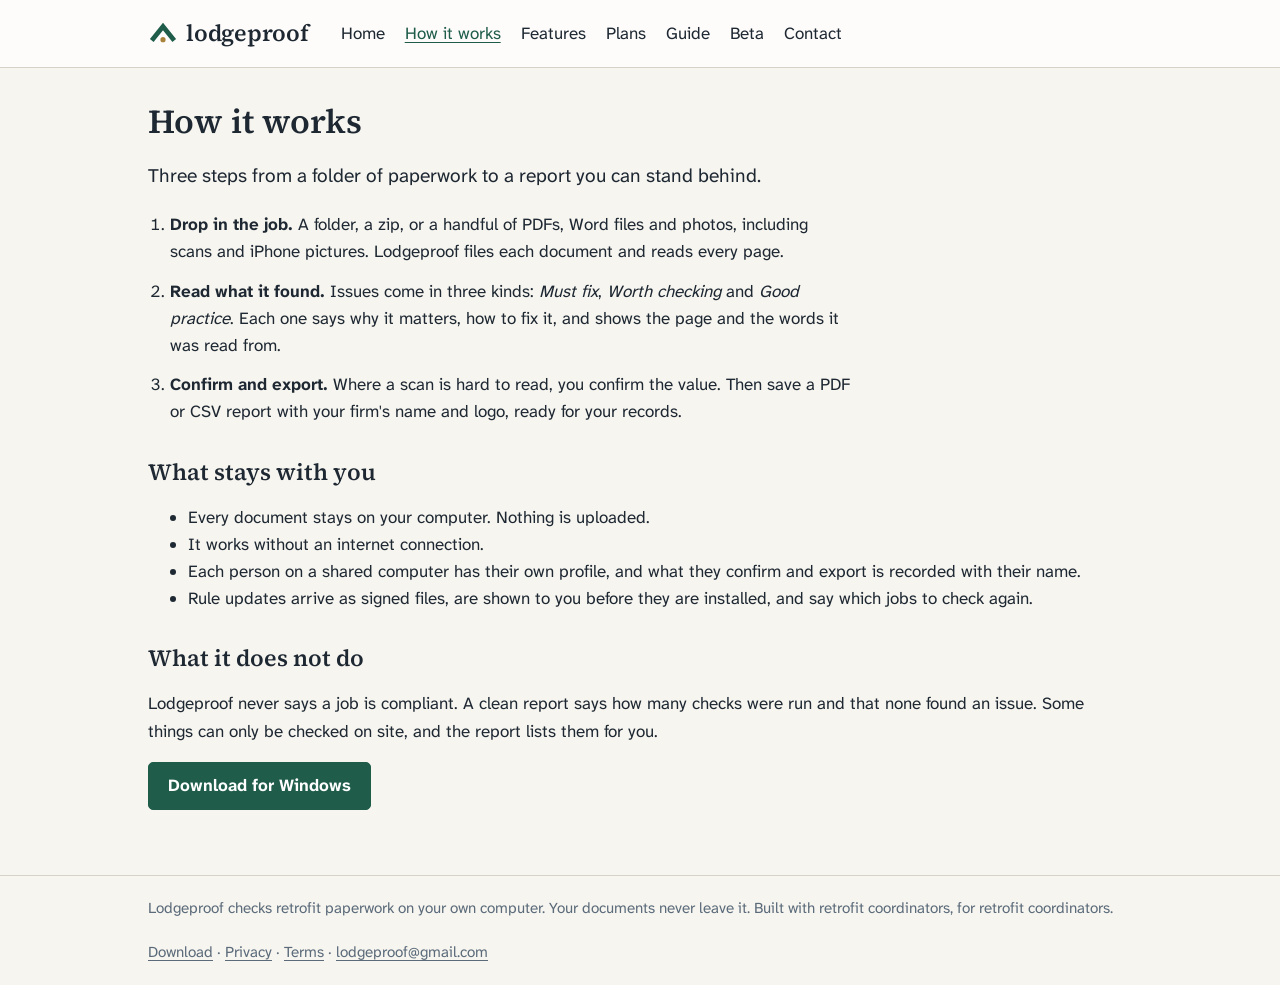
<file: docs/how-it-works.html>
<!doctype html>
<html lang="en-GB">
<head>
  <meta charset="utf-8">
  <meta name="viewport" content="width=device-width, initial-scale=1">
  <title>How Lodgeproof works</title>
  <meta name="description" content="How Lodgeproof checks a retrofit job: drop in the folder, read what it found, confirm, export.">
  <link rel="icon" href="favicon.svg" type="image/svg+xml">
  <link rel="stylesheet" href="style.css">
</head>
<body>
  <a class="skip" href="#main">Skip to the page</a>
  <header>
    <div class="bar">
      <a class="name" href="index.html" aria-label="lodgeproof home"><svg class="mark" viewBox="0 0 64 64" width="30" height="30" aria-hidden="true"><path d="M8 46 L32 16 L56 46" fill="none" stroke-width="10" stroke-linejoin="miter" stroke-miterlimit="10"/><circle cx="32" cy="44" r="5.5"/></svg><span>lodgeproof</span></a>
      <nav aria-label="Site">
        <ul>
          <li><a href="index.html">Home</a></li>
          <li><a href="how-it-works.html" aria-current="page">How it works</a></li>
          <li><a href="features.html">Features</a></li>
          <li><a href="pricing.html">Plans</a></li>
          <li><a href="guide.html">Guide</a></li>
          <li><a href="beta.html">Beta</a></li>
          <li><a href="contact.html">Contact</a></li>
        </ul>
      </nav>
    </div>
  </header>
  <main id="main">
    <h1>How it works</h1>
    <p class="lead">Three steps from a folder of paperwork to a report you can stand behind.</p>
    <ol class="steps">
      <li><strong>Drop in the job.</strong> A folder, a zip, or a handful of PDFs, Word files and
      photos, including scans and iPhone pictures. Lodgeproof files each document and reads every page.</li>
      <li><strong>Read what it found.</strong> Issues come in three kinds: <em>Must fix</em>,
      <em>Worth checking</em> and <em>Good practice</em>. Each one says why it matters, how to fix it,
      and shows the page and the words it was read from.</li>
      <li><strong>Confirm and export.</strong> Where a scan is hard to read, you confirm the value.
      Then save a PDF or CSV report with your firm's name and logo, ready for your records.</li>
    </ol>

    <h2>What stays with you</h2>
    <ul>
      <li>Every document stays on your computer. Nothing is uploaded.</li>
      <li>It works without an internet connection.</li>
      <li>Each person on a shared computer has their own profile, and what they confirm and export is
      recorded with their name.</li>
      <li>Rule updates arrive as signed files, are shown to you before they are installed, and say
      which jobs to check again.</li>
    </ul>

    <h2>What it does not do</h2>
    <p>Lodgeproof never says a job is compliant. A clean report says how many checks were run and that
    none found an issue. Some things can only be checked on site, and the report lists them for you.</p>
    <p><a class="button" href="download.html">Download for Windows</a></p>

  </main>
  <footer>
    <p>Lodgeproof checks retrofit paperwork on your own computer. Your documents never leave it.
    Built with retrofit coordinators, for retrofit coordinators.</p>
    <p><a href="download.html">Download</a> &middot; <a href="privacy.html">Privacy</a> &middot;
    <a href="terms.html">Terms</a> &middot; <a href="mailto:lodgeproof@gmail.com">lodgeproof@gmail.com</a></p>
  </footer>
</body>
</html>
</file>
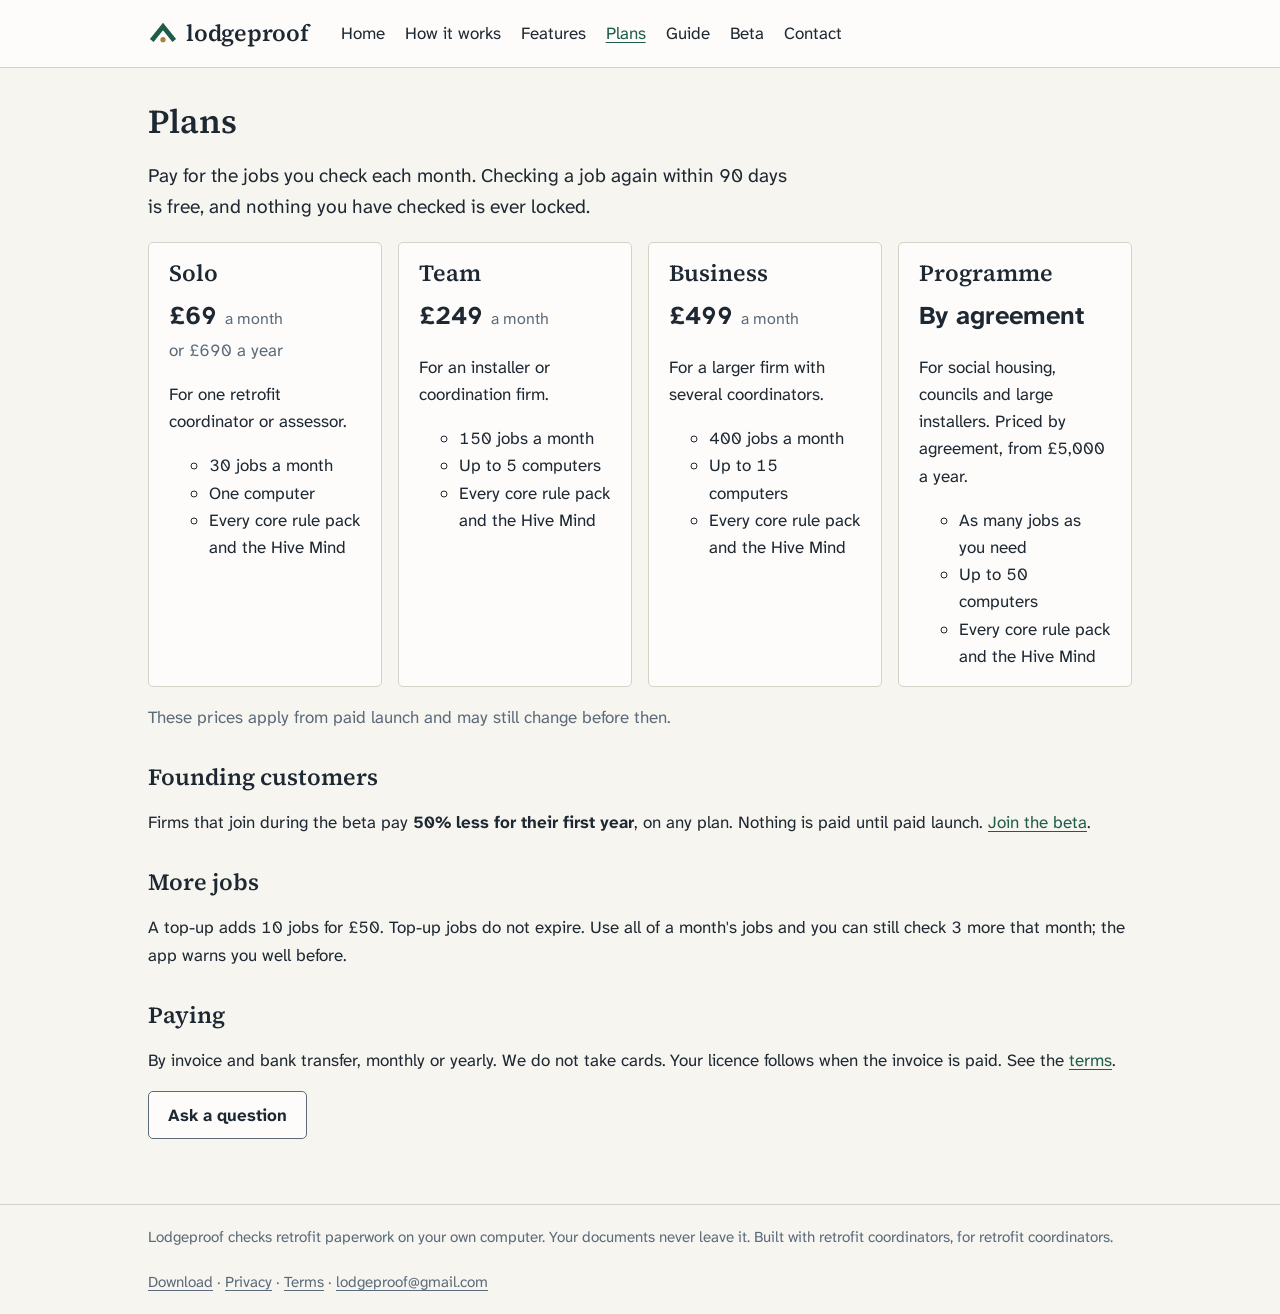
<file: docs/pricing.html>
<!doctype html>
<html lang="en-GB">
<head>
  <meta charset="utf-8">
  <meta name="viewport" content="width=device-width, initial-scale=1">
  <title>Lodgeproof plans and prices</title>
  <meta name="description" content="Lodgeproof plans for coordinators, firms and programmes, paid by invoice and bank transfer.">
  <link rel="icon" href="favicon.svg" type="image/svg+xml">
  <link rel="stylesheet" href="style.css">
</head>
<body>
  <a class="skip" href="#main">Skip to the page</a>
  <header>
    <div class="bar">
      <a class="name" href="index.html" aria-label="lodgeproof home"><svg class="mark" viewBox="0 0 64 64" width="30" height="30" aria-hidden="true"><path d="M8 46 L32 16 L56 46" fill="none" stroke-width="10" stroke-linejoin="miter" stroke-miterlimit="10"/><circle cx="32" cy="44" r="5.5"/></svg><span>lodgeproof</span></a>
      <nav aria-label="Site">
        <ul>
          <li><a href="index.html">Home</a></li>
          <li><a href="how-it-works.html">How it works</a></li>
          <li><a href="features.html">Features</a></li>
          <li><a href="pricing.html" aria-current="page">Plans</a></li>
          <li><a href="guide.html">Guide</a></li>
          <li><a href="beta.html">Beta</a></li>
          <li><a href="contact.html">Contact</a></li>
        </ul>
      </nav>
    </div>
  </header>
  <main id="main">
    <h1>Plans</h1>
    <p class="lead">Pay for the jobs you check each month. Checking a job again within 90 days is free,
    and nothing you have checked is ever locked.</p>
    <ul class="cards four">
      <li class="card"><h2>Solo</h2>
        <p class="price">£69 <span>a month</span></p>
        <p class="quiet">or £690 a year</p>
        <p>For one retrofit coordinator or assessor.</p>
        <ul><li>30 jobs a month</li><li>One computer</li><li>Every core rule pack and the Hive Mind</li></ul></li>
      <li class="card"><h2>Team</h2>
        <p class="price">£249 <span>a month</span></p>
        <p>For an installer or coordination firm.</p>
        <ul><li>150 jobs a month</li><li>Up to 5 computers</li><li>Every core rule pack and the Hive Mind</li></ul></li>
      <li class="card"><h2>Business</h2>
        <p class="price">£499 <span>a month</span></p>
        <p>For a larger firm with several coordinators.</p>
        <ul><li>400 jobs a month</li><li>Up to 15 computers</li><li>Every core rule pack and the Hive Mind</li></ul></li>
      <li class="card"><h2>Programme</h2>
        <p class="price">By agreement</p>
        <p>For social housing, councils and large installers. Priced by agreement, from £5,000 a year.</p>
        <ul><li>As many jobs as you need</li><li>Up to 50 computers</li><li>Every core rule pack and the Hive Mind</li></ul></li>
    </ul>
    <p class="quiet">These prices apply from paid launch and may still change before then.</p>

    <h2>Founding customers</h2>
    <p>Firms that join during the beta pay <strong>50% less for their first
    year</strong>, on any plan. Nothing is paid until paid launch. <a href="beta.html">Join the beta</a>.</p>

    <h2>More jobs</h2>
    <p>A top-up adds 10 jobs for £50. Top-up jobs do not expire. Use
    all of a month's jobs and you can still check 3 more that month; the app warns you well before.</p>

    <h2>Paying</h2>
    <p>By invoice and bank transfer, monthly or yearly. We do not take cards. Your licence follows when
    the invoice is paid. See the <a href="terms.html">terms</a>.</p>
    <p><a class="button plain" href="contact.html">Ask a question</a></p>

  </main>
  <footer>
    <p>Lodgeproof checks retrofit paperwork on your own computer. Your documents never leave it.
    Built with retrofit coordinators, for retrofit coordinators.</p>
    <p><a href="download.html">Download</a> &middot; <a href="privacy.html">Privacy</a> &middot;
    <a href="terms.html">Terms</a> &middot; <a href="mailto:lodgeproof@gmail.com">lodgeproof@gmail.com</a></p>
  </footer>
</body>
</html>
</file>
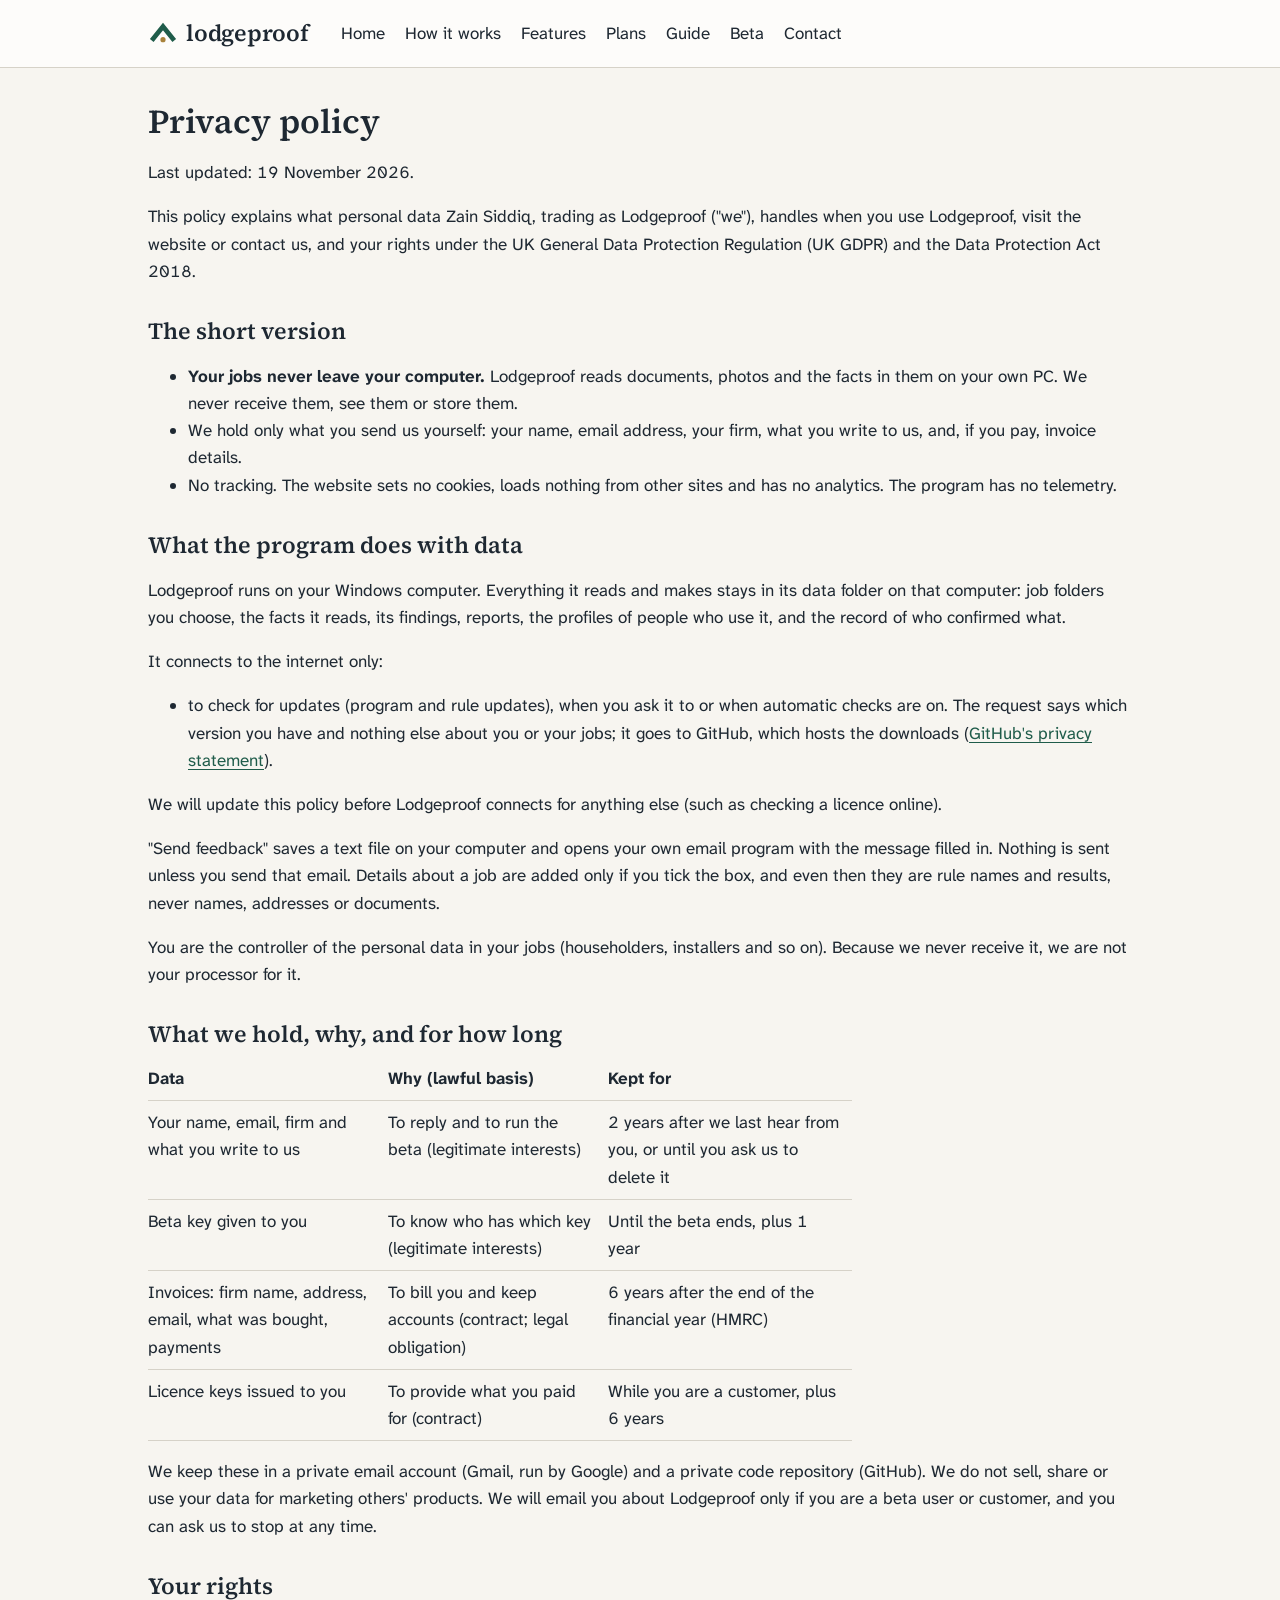
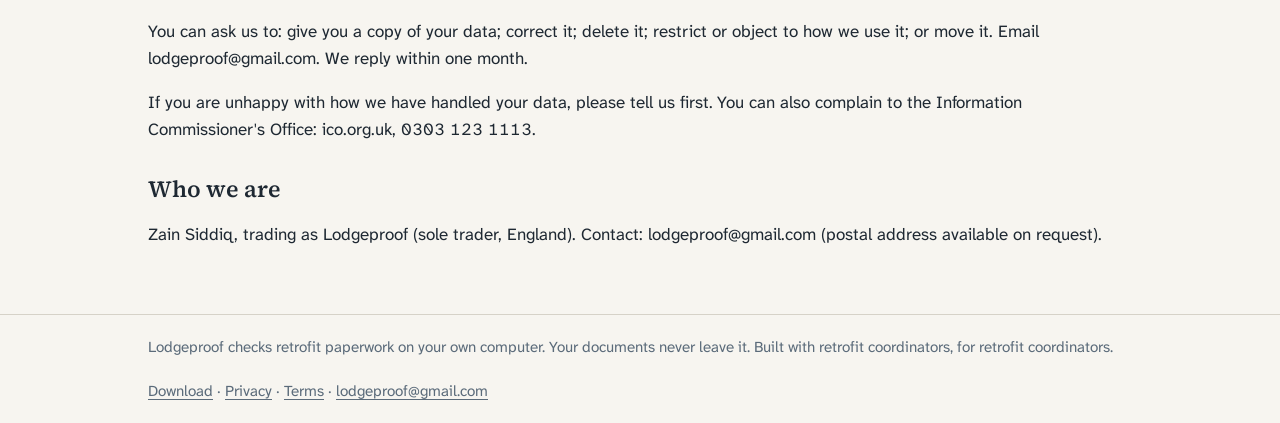
<file: docs/privacy.html>
<!doctype html>
<html lang="en-GB">
<head>
  <meta charset="utf-8">
  <meta name="viewport" content="width=device-width, initial-scale=1">
  <title>Lodgeproof privacy policy</title>
  <meta name="description" content="What personal data Lodgeproof handles. Your jobs never leave your computer.">
  <link rel="icon" href="favicon.svg" type="image/svg+xml">
  <link rel="stylesheet" href="style.css">
</head>
<body>
  <a class="skip" href="#main">Skip to the page</a>
  <header>
    <div class="bar">
      <a class="name" href="index.html" aria-label="lodgeproof home"><svg class="mark" viewBox="0 0 64 64" width="30" height="30" aria-hidden="true"><path d="M8 46 L32 16 L56 46" fill="none" stroke-width="10" stroke-linejoin="miter" stroke-miterlimit="10"/><circle cx="32" cy="44" r="5.5"/></svg><span>lodgeproof</span></a>
      <nav aria-label="Site">
        <ul>
          <li><a href="index.html">Home</a></li>
          <li><a href="how-it-works.html">How it works</a></li>
          <li><a href="features.html">Features</a></li>
          <li><a href="pricing.html">Plans</a></li>
          <li><a href="guide.html">Guide</a></li>
          <li><a href="beta.html">Beta</a></li>
          <li><a href="contact.html">Contact</a></li>
        </ul>
      </nav>
    </div>
  </header>
  <main id="main">
    <h1>Privacy policy</h1>
    <p>Last updated: 19 November 2026.</p>
    <p>This policy explains what personal data Zain Siddiq, trading as Lodgeproof ("we"), handles when you use Lodgeproof, visit the website or contact us, and your rights under the UK General Data Protection Regulation (UK GDPR) and the Data Protection Act 2018.</p>
    <h2>The short version</h2>
    <ul>
      <li><strong>Your jobs never leave your computer.</strong> Lodgeproof reads documents, photos and the facts in them on your own PC. We never receive them, see them or store them.</li>
      <li>We hold only what you send us yourself: your name, email address, your firm, what you write to us, and, if you pay, invoice details.</li>
      <li>No tracking. The website sets no cookies, loads nothing from other sites and has no analytics. The program has no telemetry.</li>
    </ul>
    <h2>What the program does with data</h2>
    <p>Lodgeproof runs on your Windows computer. Everything it reads and makes stays in its data folder on that computer: job folders you choose, the facts it reads, its findings, reports, the profiles of people who use it, and the record of who confirmed what.</p>
    <p>It connects to the internet only:</p>
    <ul>
      <li>to check for updates (program and rule updates), when you ask it to or when automatic checks are on. The request says which version you have and nothing else about you or your jobs; it goes to GitHub, which hosts the downloads (<a href="https://docs.github.com/en/site-policy/privacy-policies/github-general-privacy-statement">GitHub's privacy statement</a>).</li>
    </ul>
    <p>We will update this policy before Lodgeproof connects for anything else (such as checking a licence online).</p>
    <p>"Send feedback" saves a text file on your computer and opens your own email program with the message filled in. Nothing is sent unless you send that email. Details about a job are added only if you tick the box, and even then they are rule names and results, never names, addresses or documents.</p>
    <p>You are the controller of the personal data in your jobs (householders, installers and so on). Because we never receive it, we are not your processor for it.</p>
    <h2>What we hold, why, and for how long</h2>
    <table>
      <tr><th>Data</th><th>Why (lawful basis)</th><th>Kept for</th></tr>
      <tr><td>Your name, email, firm and what you write to us</td><td>To reply and to run the beta (legitimate interests)</td><td>2 years after we last hear from you, or until you ask us to delete it</td></tr>
      <tr><td>Beta key given to you</td><td>To know who has which key (legitimate interests)</td><td>Until the beta ends, plus 1 year</td></tr>
      <tr><td>Invoices: firm name, address, email, what was bought, payments</td><td>To bill you and keep accounts (contract; legal obligation)</td><td>6 years after the end of the financial year (HMRC)</td></tr>
      <tr><td>Licence keys issued to you</td><td>To provide what you paid for (contract)</td><td>While you are a customer, plus 6 years</td></tr>
    </table>
    <p>We keep these in a private email account (Gmail, run by Google) and a private code repository (GitHub). We do not sell, share or use your data for marketing others' products. We will email you about Lodgeproof only if you are a beta user or customer, and you can ask us to stop at any time.</p>
    <h2>Your rights</h2>
    <p>You can ask us to: give you a copy of your data; correct it; delete it; restrict or object to how we use it; or move it. Email lodgeproof@gmail.com. We reply within one month.</p>
    <p>If you are unhappy with how we have handled your data, please tell us first. You can also complain to the Information Commissioner's Office: ico.org.uk, 0303 123 1113.</p>
    <h2>Who we are</h2>
    <p>Zain Siddiq, trading as Lodgeproof (sole trader, England). Contact: lodgeproof@gmail.com (postal address available on request).</p>

  </main>
  <footer>
    <p>Lodgeproof checks retrofit paperwork on your own computer. Your documents never leave it.
    Built with retrofit coordinators, for retrofit coordinators.</p>
    <p><a href="download.html">Download</a> &middot; <a href="privacy.html">Privacy</a> &middot;
    <a href="terms.html">Terms</a> &middot; <a href="mailto:lodgeproof@gmail.com">lodgeproof@gmail.com</a></p>
  </footer>
</body>
</html>
</file>
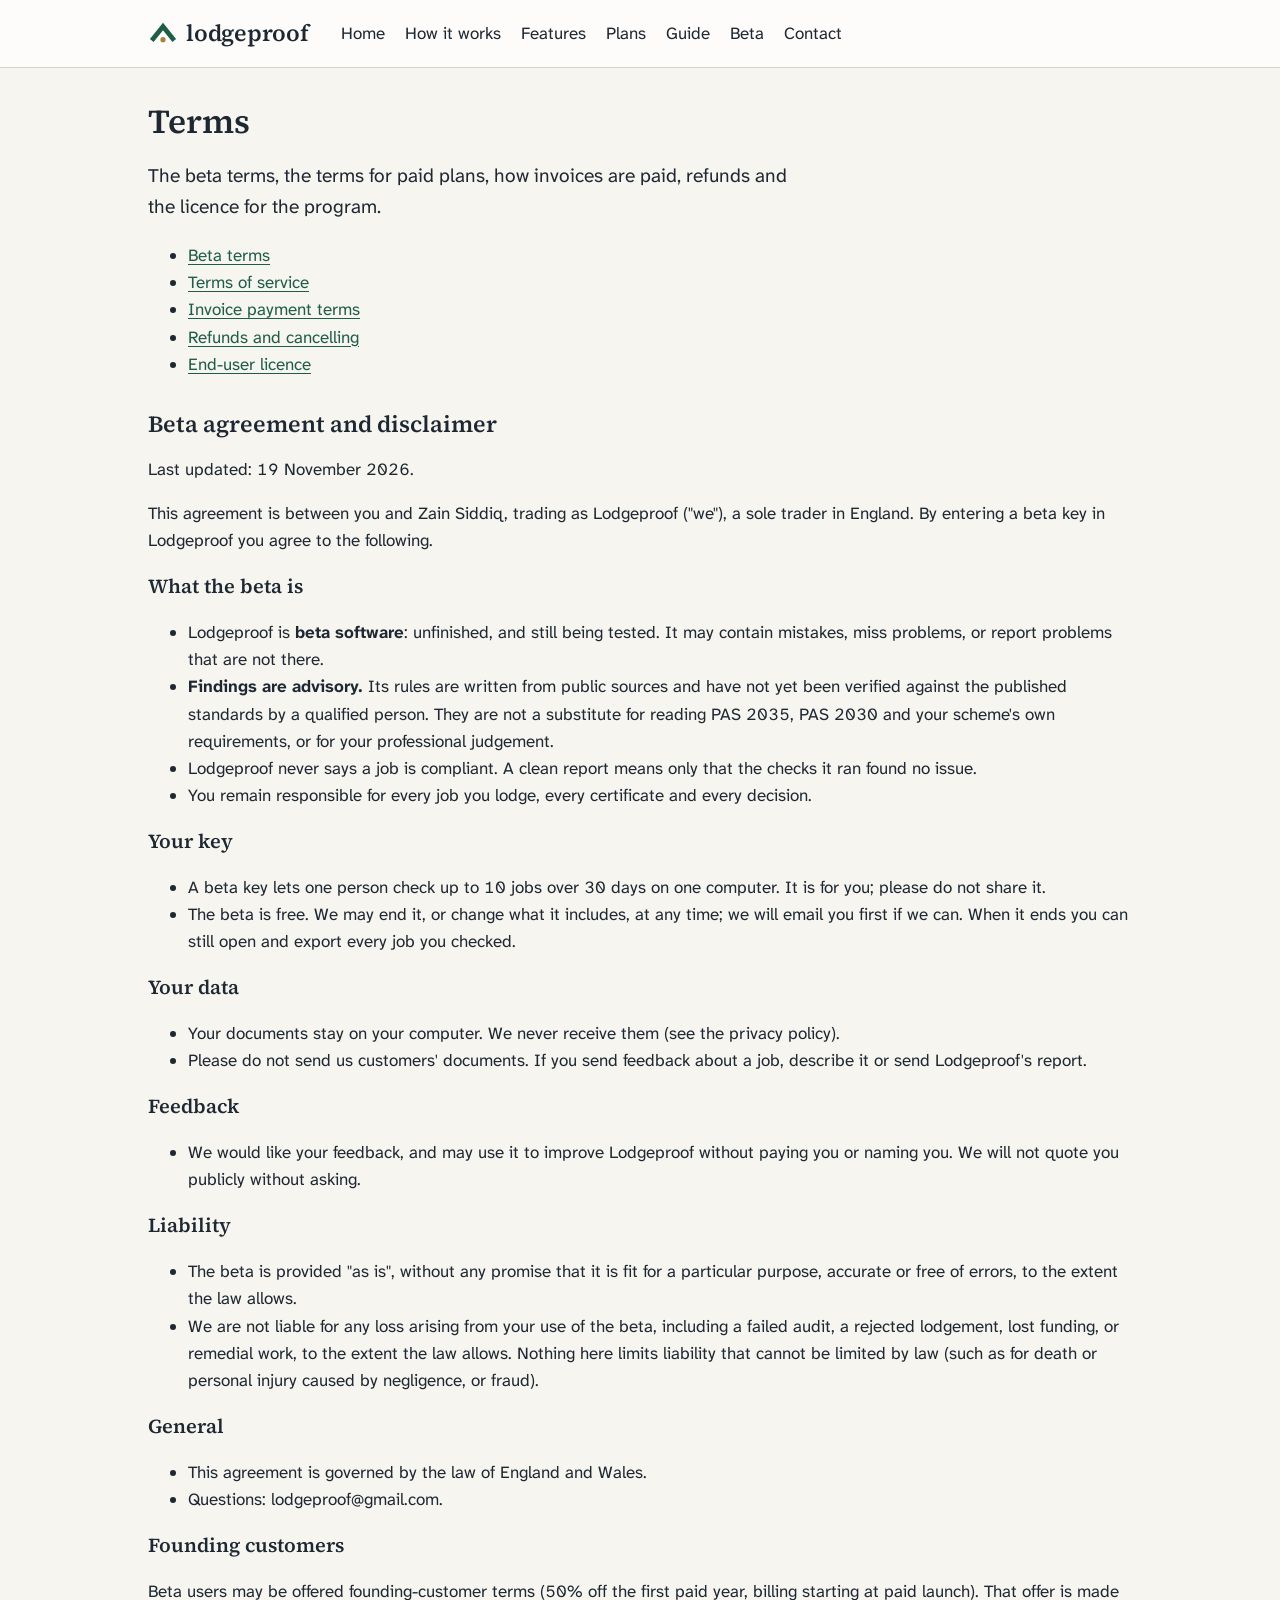
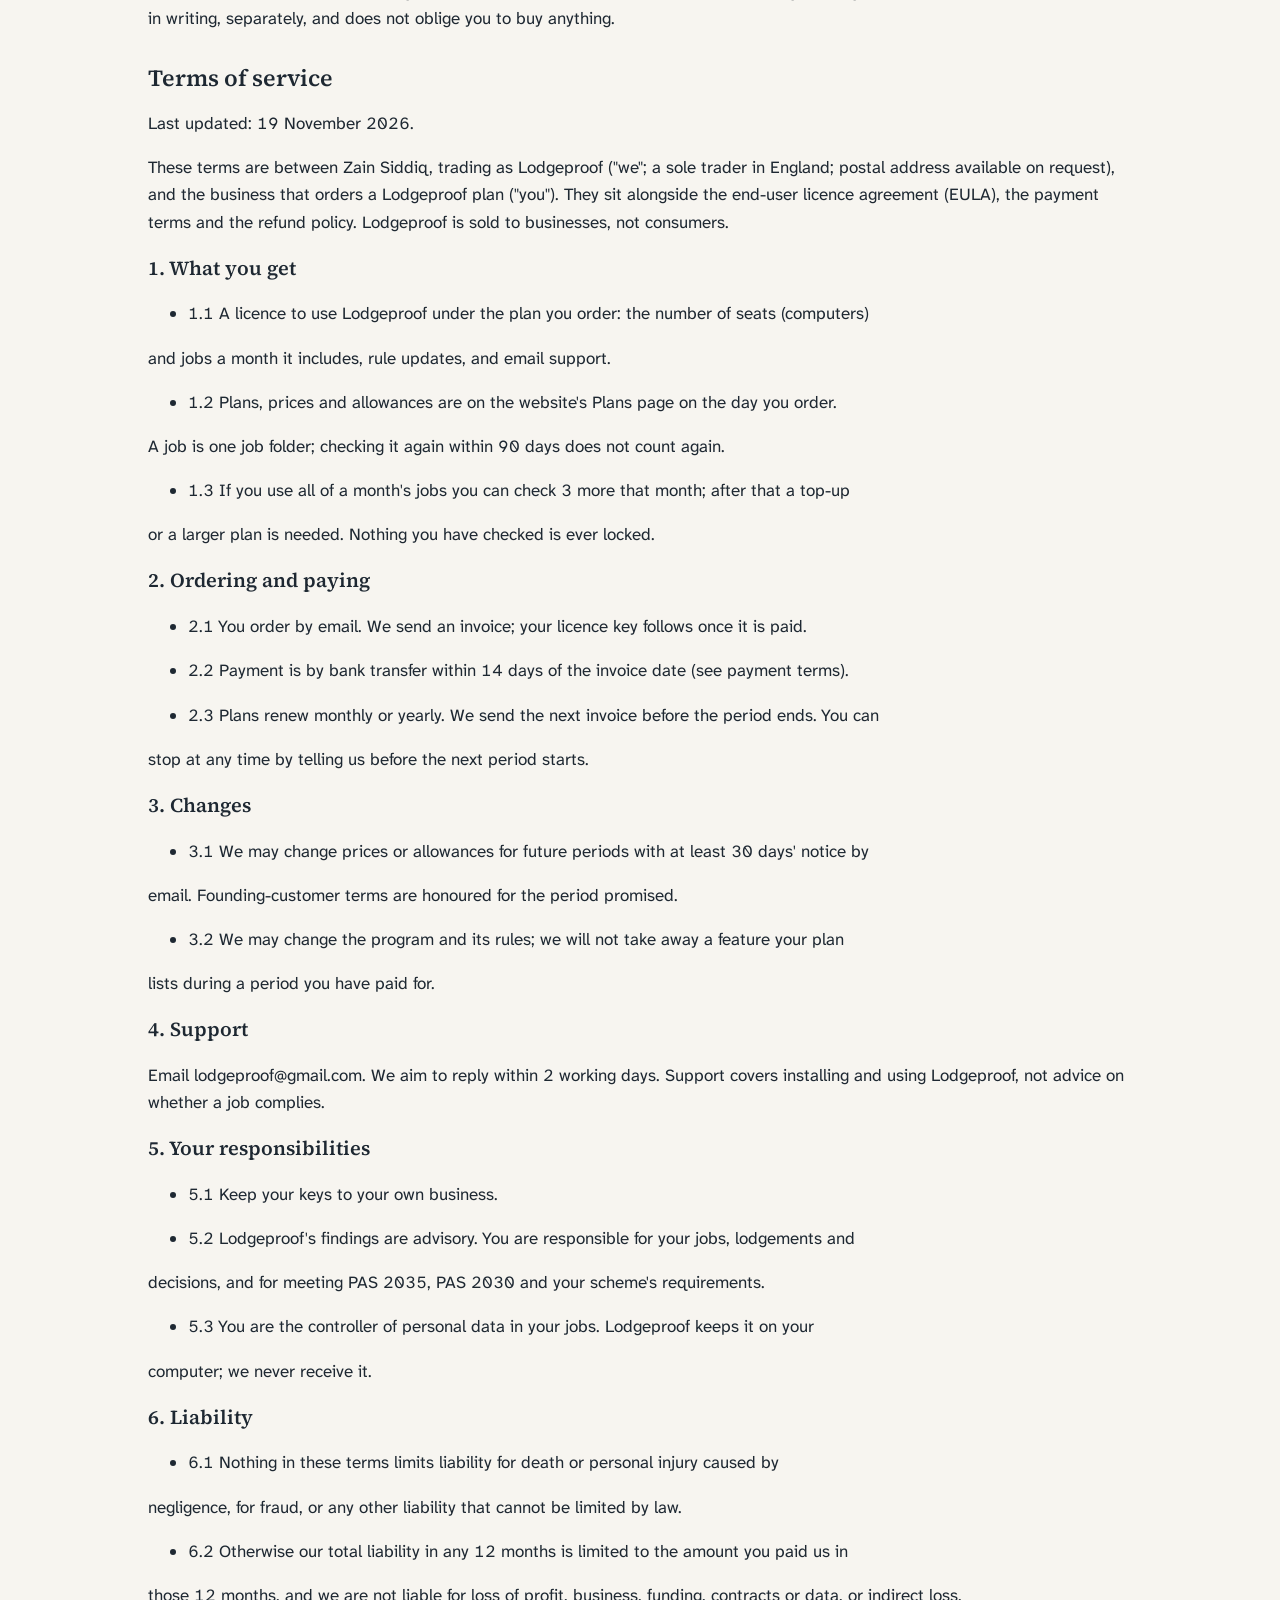
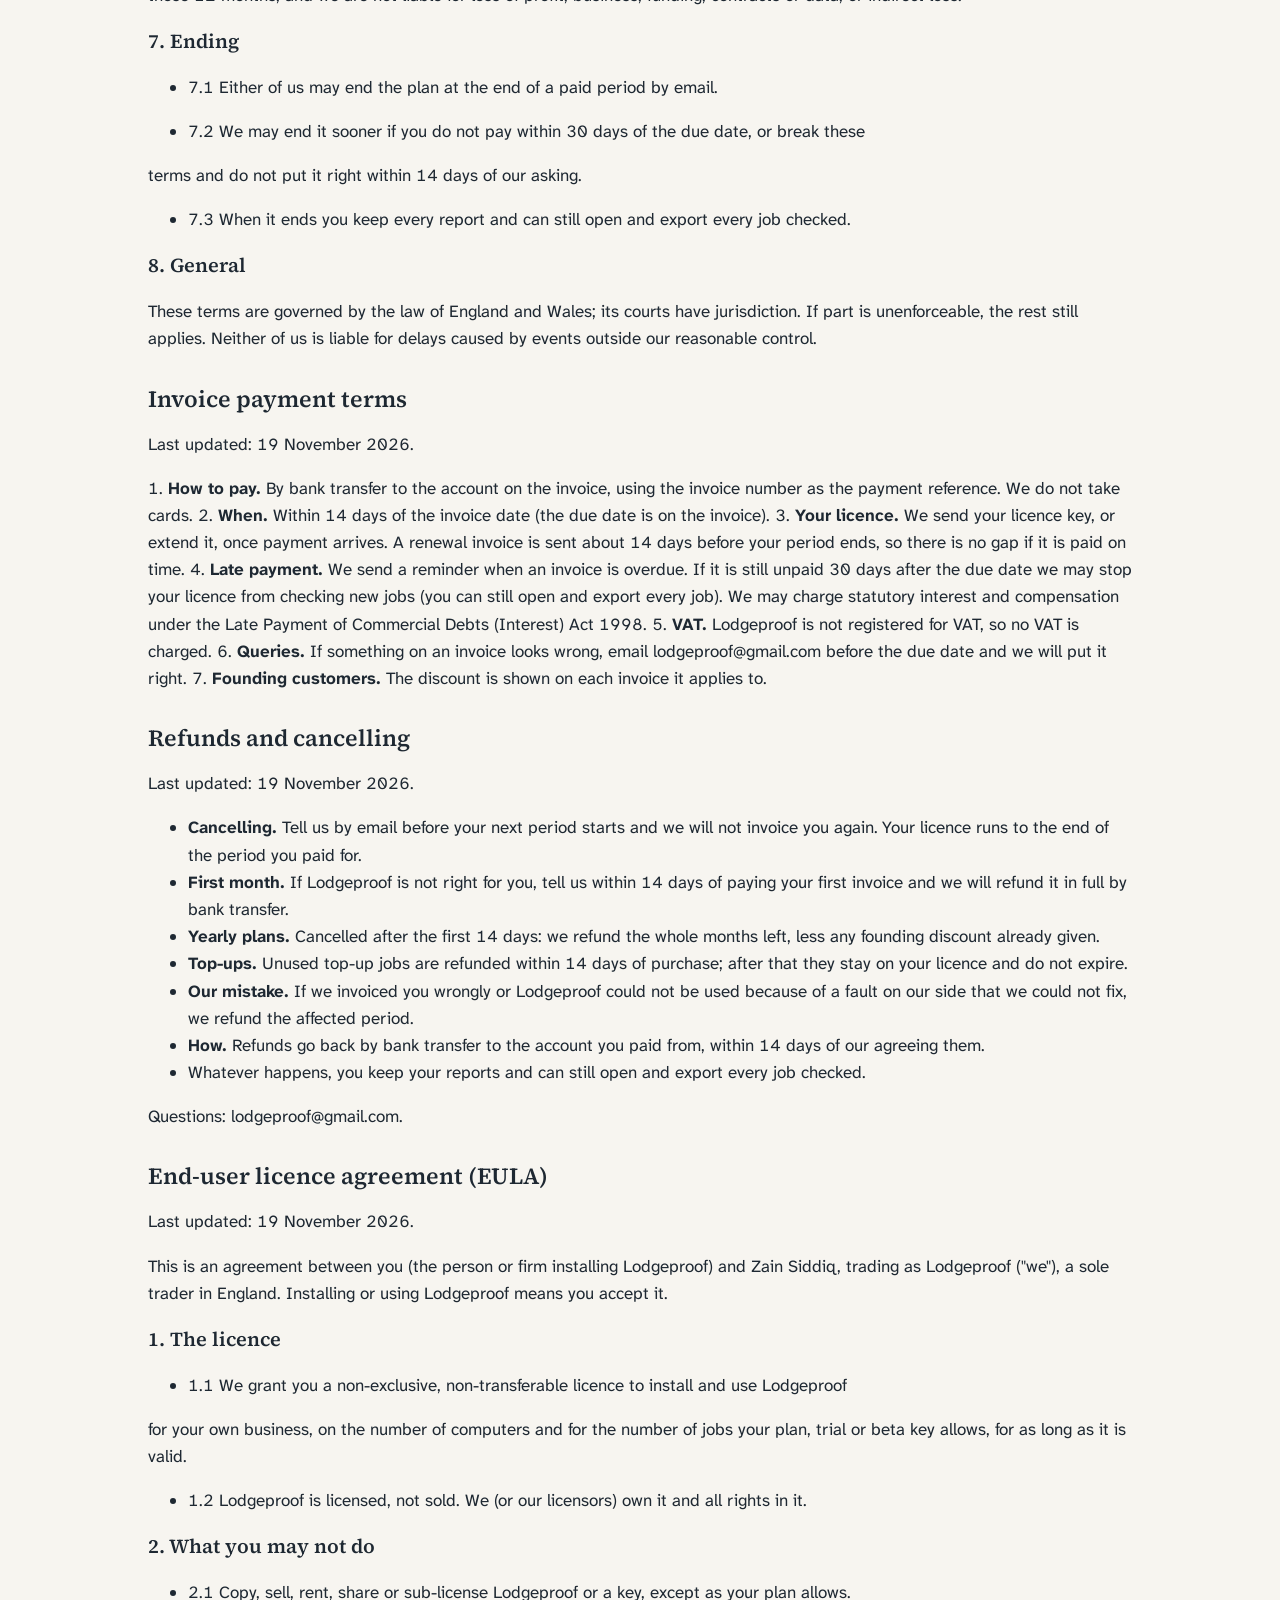
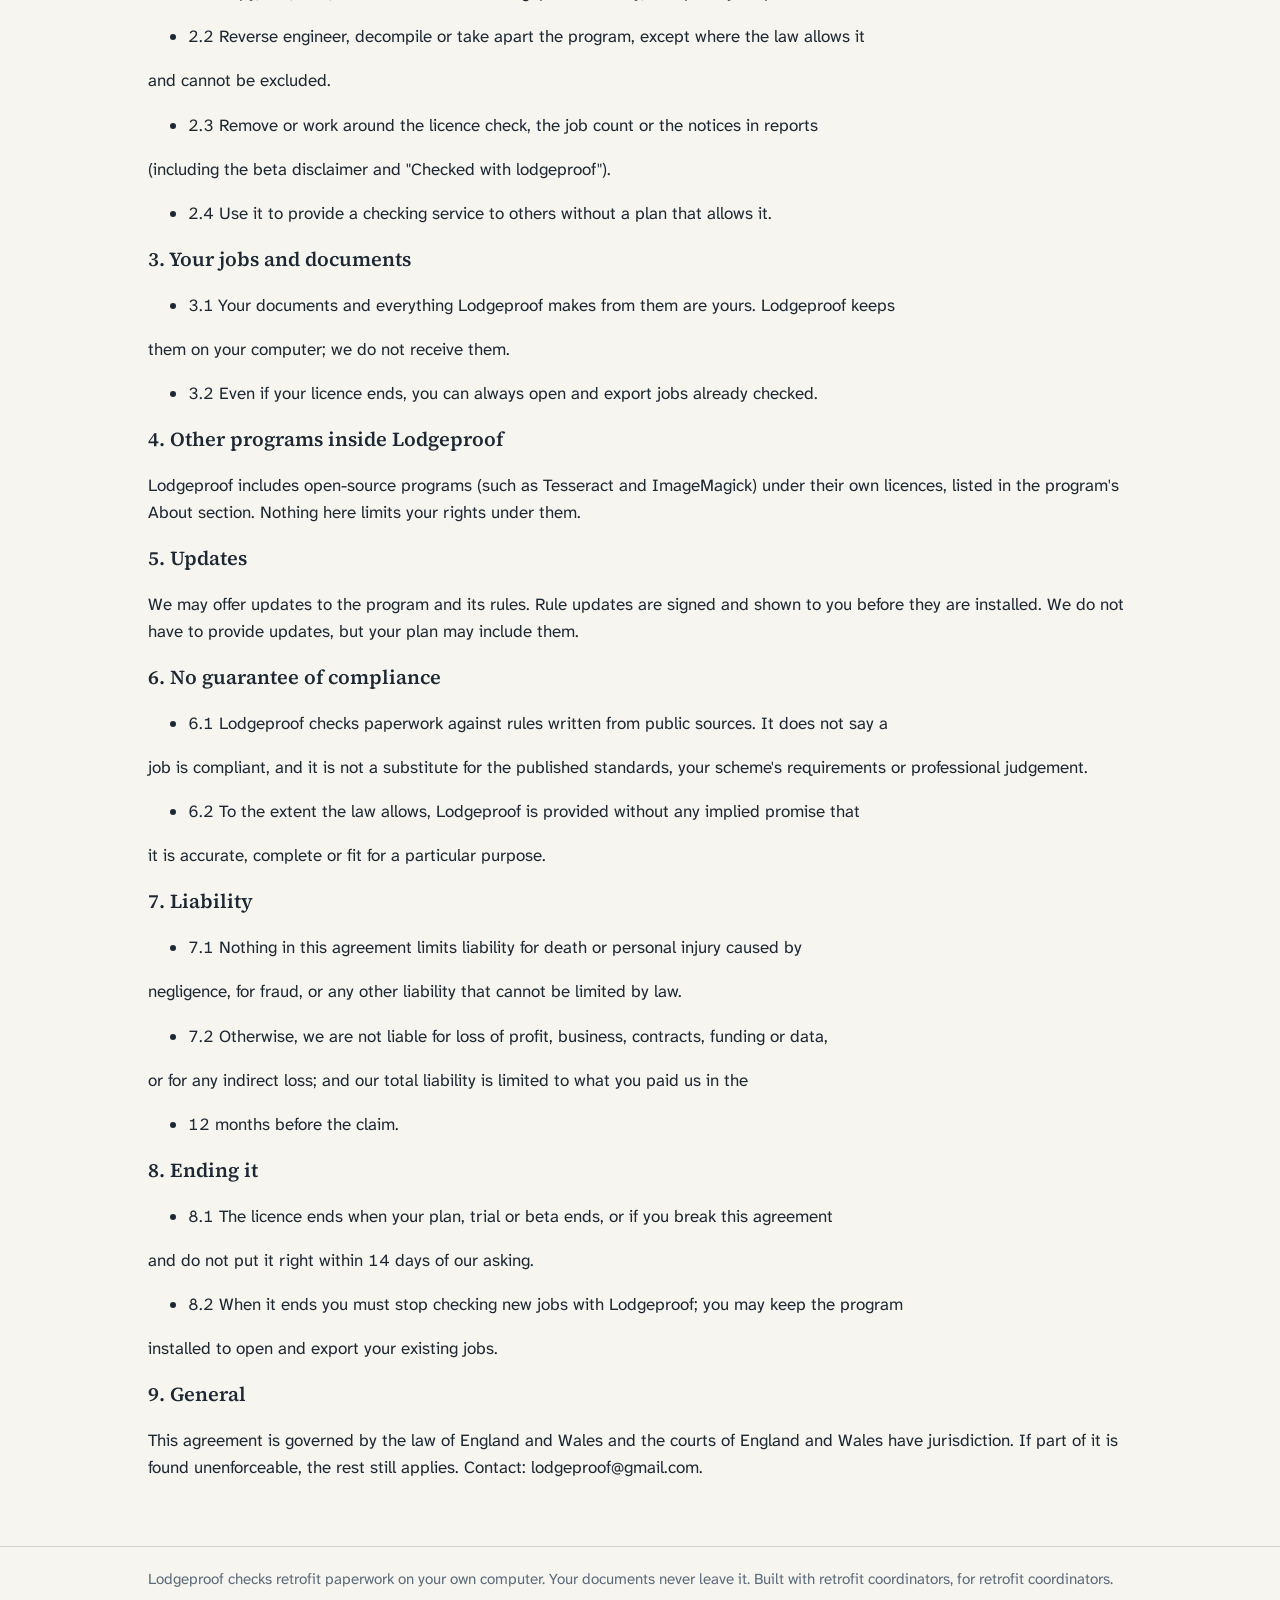
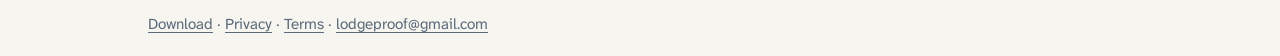
<file: docs/terms.html>
<!doctype html>
<html lang="en-GB">
<head>
  <meta charset="utf-8">
  <meta name="viewport" content="width=device-width, initial-scale=1">
  <title>Lodgeproof terms</title>
  <meta name="description" content="The terms for the Lodgeproof beta and for paid plans.">
  <link rel="icon" href="favicon.svg" type="image/svg+xml">
  <link rel="stylesheet" href="style.css">
</head>
<body>
  <a class="skip" href="#main">Skip to the page</a>
  <header>
    <div class="bar">
      <a class="name" href="index.html" aria-label="lodgeproof home"><svg class="mark" viewBox="0 0 64 64" width="30" height="30" aria-hidden="true"><path d="M8 46 L32 16 L56 46" fill="none" stroke-width="10" stroke-linejoin="miter" stroke-miterlimit="10"/><circle cx="32" cy="44" r="5.5"/></svg><span>lodgeproof</span></a>
      <nav aria-label="Site">
        <ul>
          <li><a href="index.html">Home</a></li>
          <li><a href="how-it-works.html">How it works</a></li>
          <li><a href="features.html">Features</a></li>
          <li><a href="pricing.html">Plans</a></li>
          <li><a href="guide.html">Guide</a></li>
          <li><a href="beta.html">Beta</a></li>
          <li><a href="contact.html">Contact</a></li>
        </ul>
      </nav>
    </div>
  </header>
  <main id="main">
    <h1>Terms</h1>
    <p class="lead">The beta terms, the terms for paid plans, how invoices are paid, refunds and the
    licence for the program.</p>
    <ul>
      <li><a href="#beta">Beta terms</a></li>
      <li><a href="#terms">Terms of service</a></li>
      <li><a href="#payment">Invoice payment terms</a></li>
      <li><a href="#refunds">Refunds and cancelling</a></li>
      <li><a href="#licence">End-user licence</a></li>
    </ul>
    <h2 id="beta">Beta agreement and disclaimer</h2>
    <p>Last updated: 19 November 2026.</p>
    <p>This agreement is between you and Zain Siddiq, trading as Lodgeproof ("we"), a sole trader in England. By entering a beta key in Lodgeproof you agree to the following.</p>
    <h3>What the beta is</h3>
    <ul>
      <li>Lodgeproof is <strong>beta software</strong>: unfinished, and still being tested. It may contain mistakes, miss problems, or report problems that are not there.</li>
      <li><strong>Findings are advisory.</strong> Its rules are written from public sources and have not yet been verified against the published standards by a qualified person. They are not a substitute for reading PAS 2035, PAS 2030 and your scheme's own requirements, or for your professional judgement.</li>
      <li>Lodgeproof never says a job is compliant. A clean report means only that the checks it ran found no issue.</li>
      <li>You remain responsible for every job you lodge, every certificate and every decision.</li>
    </ul>
    <h3>Your key</h3>
    <ul>
      <li>A beta key lets one person check up to 10 jobs over 30 days on one computer. It is for you; please do not share it.</li>
      <li>The beta is free. We may end it, or change what it includes, at any time; we will email you first if we can. When it ends you can still open and export every job you checked.</li>
    </ul>
    <h3>Your data</h3>
    <ul>
      <li>Your documents stay on your computer. We never receive them (see the privacy policy).</li>
      <li>Please do not send us customers' documents. If you send feedback about a job, describe it or send Lodgeproof's report.</li>
    </ul>
    <h3>Feedback</h3>
    <ul>
      <li>We would like your feedback, and may use it to improve Lodgeproof without paying you or naming you. We will not quote you publicly without asking.</li>
    </ul>
    <h3>Liability</h3>
    <ul>
      <li>The beta is provided "as is", without any promise that it is fit for a particular purpose, accurate or free of errors, to the extent the law allows.</li>
      <li>We are not liable for any loss arising from your use of the beta, including a failed audit, a rejected lodgement, lost funding, or remedial work, to the extent the law allows. Nothing here limits liability that cannot be limited by law (such as for death or personal injury caused by negligence, or fraud).</li>
    </ul>
    <h3>General</h3>
    <ul>
      <li>This agreement is governed by the law of England and Wales.</li>
      <li>Questions: lodgeproof@gmail.com.</li>
    </ul>
    <h3>Founding customers</h3>
    <p>Beta users may be offered founding-customer terms (50% off the first paid year, billing starting at paid launch). That offer is made in writing, separately, and does not oblige you to buy anything.</p>
    <h2 id="terms">Terms of service</h2>
    <p>Last updated: 19 November 2026.</p>
    <p>These terms are between Zain Siddiq, trading as Lodgeproof ("we"; a sole trader in England; postal address available on request), and the business that orders a Lodgeproof plan ("you"). They sit alongside the end-user licence agreement (EULA), the payment terms and the refund policy. Lodgeproof is sold to businesses, not consumers.</p>
    <h3>1. What you get</h3>
    <ul>
      <li>1.1 A licence to use Lodgeproof under the plan you order: the number of seats (computers)</li>
    </ul>
    <p>and jobs a month it includes, rule updates, and email support.</p>
    <ul>
      <li>1.2 Plans, prices and allowances are on the website's Plans page on the day you order.</li>
    </ul>
    <p>A job is one job folder; checking it again within 90 days does not count again.</p>
    <ul>
      <li>1.3 If you use all of a month's jobs you can check 3 more that month; after that a top-up</li>
    </ul>
    <p>or a larger plan is needed. Nothing you have checked is ever locked.</p>
    <h3>2. Ordering and paying</h3>
    <ul>
      <li>2.1 You order by email. We send an invoice; your licence key follows once it is paid.</li>
    </ul>
    <ul>
      <li>2.2 Payment is by bank transfer within 14 days of the invoice date (see payment terms).</li>
    </ul>
    <ul>
      <li>2.3 Plans renew monthly or yearly. We send the next invoice before the period ends. You can</li>
    </ul>
    <p>stop at any time by telling us before the next period starts.</p>
    <h3>3. Changes</h3>
    <ul>
      <li>3.1 We may change prices or allowances for future periods with at least 30 days' notice by</li>
    </ul>
    <p>email. Founding-customer terms are honoured for the period promised.</p>
    <ul>
      <li>3.2 We may change the program and its rules; we will not take away a feature your plan</li>
    </ul>
    <p>lists during a period you have paid for.</p>
    <h3>4. Support</h3>
    <p>Email lodgeproof@gmail.com. We aim to reply within 2 working days. Support covers installing and using Lodgeproof, not advice on whether a job complies.</p>
    <h3>5. Your responsibilities</h3>
    <ul>
      <li>5.1 Keep your keys to your own business.</li>
    </ul>
    <ul>
      <li>5.2 Lodgeproof's findings are advisory. You are responsible for your jobs, lodgements and</li>
    </ul>
    <p>decisions, and for meeting PAS 2035, PAS 2030 and your scheme's requirements.</p>
    <ul>
      <li>5.3 You are the controller of personal data in your jobs. Lodgeproof keeps it on your</li>
    </ul>
    <p>computer; we never receive it.</p>
    <h3>6. Liability</h3>
    <ul>
      <li>6.1 Nothing in these terms limits liability for death or personal injury caused by</li>
    </ul>
    <p>negligence, for fraud, or any other liability that cannot be limited by law.</p>
    <ul>
      <li>6.2 Otherwise our total liability in any 12 months is limited to the amount you paid us in</li>
    </ul>
    <p>those 12 months, and we are not liable for loss of profit, business, funding, contracts or data, or indirect loss.</p>
    <h3>7. Ending</h3>
    <ul>
      <li>7.1 Either of us may end the plan at the end of a paid period by email.</li>
    </ul>
    <ul>
      <li>7.2 We may end it sooner if you do not pay within 30 days of the due date, or break these</li>
    </ul>
    <p>terms and do not put it right within 14 days of our asking.</p>
    <ul>
      <li>7.3 When it ends you keep every report and can still open and export every job checked.</li>
    </ul>
    <h3>8. General</h3>
    <p>These terms are governed by the law of England and Wales; its courts have jurisdiction. If part is unenforceable, the rest still applies. Neither of us is liable for delays caused by events outside our reasonable control.</p>
    <h2 id="payment">Invoice payment terms</h2>
    <p>Last updated: 19 November 2026.</p>
    <p>1. <strong>How to pay.</strong> By bank transfer to the account on the invoice, using the invoice number as the payment reference. We do not take cards. 2. <strong>When.</strong> Within 14 days of the invoice date (the due date is on the invoice). 3. <strong>Your licence.</strong> We send your licence key, or extend it, once payment arrives. A renewal invoice is sent about 14 days before your period ends, so there is no gap if it is paid on time. 4. <strong>Late payment.</strong> We send a reminder when an invoice is overdue. If it is still unpaid 30 days after the due date we may stop your licence from checking new jobs (you can still open and export every job). We may charge statutory interest and compensation under the Late Payment of Commercial Debts (Interest) Act 1998. 5. <strong>VAT.</strong> Lodgeproof is not registered for VAT, so no VAT is charged. 6. <strong>Queries.</strong> If something on an invoice looks wrong, email lodgeproof@gmail.com before the due date and we will put it right. 7. <strong>Founding customers.</strong> The discount is shown on each invoice it applies to.</p>
    <h2 id="refunds">Refunds and cancelling</h2>
    <p>Last updated: 19 November 2026.</p>
    <ul>
      <li><strong>Cancelling.</strong> Tell us by email before your next period starts and we will not invoice you again. Your licence runs to the end of the period you paid for.</li>
      <li><strong>First month.</strong> If Lodgeproof is not right for you, tell us within 14 days of paying your first invoice and we will refund it in full by bank transfer.</li>
      <li><strong>Yearly plans.</strong> Cancelled after the first 14 days: we refund the whole months left, less any founding discount already given.</li>
      <li><strong>Top-ups.</strong> Unused top-up jobs are refunded within 14 days of purchase; after that they stay on your licence and do not expire.</li>
      <li><strong>Our mistake.</strong> If we invoiced you wrongly or Lodgeproof could not be used because of a fault on our side that we could not fix, we refund the affected period.</li>
      <li><strong>How.</strong> Refunds go back by bank transfer to the account you paid from, within 14 days of our agreeing them.</li>
      <li>Whatever happens, you keep your reports and can still open and export every job checked.</li>
    </ul>
    <p>Questions: lodgeproof@gmail.com.</p>
    <h2 id="licence">End-user licence agreement (EULA)</h2>
    <p>Last updated: 19 November 2026.</p>
    <p>This is an agreement between you (the person or firm installing Lodgeproof) and Zain Siddiq, trading as Lodgeproof ("we"), a sole trader in England. Installing or using Lodgeproof means you accept it.</p>
    <h3>1. The licence</h3>
    <ul>
      <li>1.1 We grant you a non-exclusive, non-transferable licence to install and use Lodgeproof</li>
    </ul>
    <p>for your own business, on the number of computers and for the number of jobs your plan, trial or beta key allows, for as long as it is valid.</p>
    <ul>
      <li>1.2 Lodgeproof is licensed, not sold. We (or our licensors) own it and all rights in it.</li>
    </ul>
    <h3>2. What you may not do</h3>
    <ul>
      <li>2.1 Copy, sell, rent, share or sub-license Lodgeproof or a key, except as your plan allows.</li>
    </ul>
    <ul>
      <li>2.2 Reverse engineer, decompile or take apart the program, except where the law allows it</li>
    </ul>
    <p>and cannot be excluded.</p>
    <ul>
      <li>2.3 Remove or work around the licence check, the job count or the notices in reports</li>
    </ul>
    <p>(including the beta disclaimer and "Checked with lodgeproof").</p>
    <ul>
      <li>2.4 Use it to provide a checking service to others without a plan that allows it.</li>
    </ul>
    <h3>3. Your jobs and documents</h3>
    <ul>
      <li>3.1 Your documents and everything Lodgeproof makes from them are yours. Lodgeproof keeps</li>
    </ul>
    <p>them on your computer; we do not receive them.</p>
    <ul>
      <li>3.2 Even if your licence ends, you can always open and export jobs already checked.</li>
    </ul>
    <h3>4. Other programs inside Lodgeproof</h3>
    <p>Lodgeproof includes open-source programs (such as Tesseract and ImageMagick) under their own licences, listed in the program's About section. Nothing here limits your rights under them.</p>
    <h3>5. Updates</h3>
    <p>We may offer updates to the program and its rules. Rule updates are signed and shown to you before they are installed. We do not have to provide updates, but your plan may include them.</p>
    <h3>6. No guarantee of compliance</h3>
    <ul>
      <li>6.1 Lodgeproof checks paperwork against rules written from public sources. It does not say a</li>
    </ul>
    <p>job is compliant, and it is not a substitute for the published standards, your scheme's requirements or professional judgement.</p>
    <ul>
      <li>6.2 To the extent the law allows, Lodgeproof is provided without any implied promise that</li>
    </ul>
    <p>it is accurate, complete or fit for a particular purpose.</p>
    <h3>7. Liability</h3>
    <ul>
      <li>7.1 Nothing in this agreement limits liability for death or personal injury caused by</li>
    </ul>
    <p>negligence, for fraud, or any other liability that cannot be limited by law.</p>
    <ul>
      <li>7.2 Otherwise, we are not liable for loss of profit, business, contracts, funding or data,</li>
    </ul>
    <p>or for any indirect loss; and our total liability is limited to what you paid us in the</p>
    <ul>
      <li>12 months before the claim.</li>
    </ul>
    <h3>8. Ending it</h3>
    <ul>
      <li>8.1 The licence ends when your plan, trial or beta ends, or if you break this agreement</li>
    </ul>
    <p>and do not put it right within 14 days of our asking.</p>
    <ul>
      <li>8.2 When it ends you must stop checking new jobs with Lodgeproof; you may keep the program</li>
    </ul>
    <p>installed to open and export your existing jobs.</p>
    <h3>9. General</h3>
    <p>This agreement is governed by the law of England and Wales and the courts of England and Wales have jurisdiction. If part of it is found unenforceable, the rest still applies. Contact: lodgeproof@gmail.com.</p>

  </main>
  <footer>
    <p>Lodgeproof checks retrofit paperwork on your own computer. Your documents never leave it.
    Built with retrofit coordinators, for retrofit coordinators.</p>
    <p><a href="download.html">Download</a> &middot; <a href="privacy.html">Privacy</a> &middot;
    <a href="terms.html">Terms</a> &middot; <a href="mailto:lodgeproof@gmail.com">lodgeproof@gmail.com</a></p>
  </footer>
</body>
</html>
</file>
<file: docs/style.css>
/* The Lodgeproof website: the look of blueprint 14.6. Paper, ink and Lodge
   green; a sturdy serif for headings, a legible sans for reading. Fonts are
   in this folder (SIL Open Font License 1.1, licences beside them): nothing
   is fetched from anywhere else. */

@font-face {
  font-family: "Atkinson Hyperlegible Next";
  src: url("fonts/atkinson-hyperlegible-next-latin-400-normal.woff2") format("woff2");
  font-weight: 400;
  font-display: swap;
}
@font-face {
  font-family: "Atkinson Hyperlegible Next";
  src: url("fonts/atkinson-hyperlegible-next-latin-700-normal.woff2") format("woff2");
  font-weight: 700;
  font-display: swap;
}
@font-face {
  font-family: "Source Serif 4";
  src: url("fonts/source-serif-4-latin-600-normal.woff2") format("woff2");
  font-weight: 600;
  font-display: swap;
}

:root {
  --paper: #f7f5f0;
  --panel: #fdfcfa;
  --ink: #1e2832;
  --slate: #5b6b7a;
  --line: #d6d2c8;
  --brand: #1f5c4a;
  --brand-deep: #174537;
  --on-brand: #ffffff;
  --seal: #8a6a2c;
  --logo: #1f5c4a;
  --logo-dot: #a8823a;
  --wordmark: #1e2832;
  color-scheme: light;
}

@media (prefers-color-scheme: dark) {
  :root {
    --paper: #141b22;
    --panel: #1b242d;
    --ink: #ece8df;
    --slate: #a9b4bf;
    --line: #3a4652;
    --brand: #5fb89c;
    --brand-deep: #7fcbb2;
    --on-brand: #10201b;
    --seal: #d9b36a;
    --logo: #f7f5f0;
    --logo-dot: #c9a35a;
    --wordmark: #f7f5f0;
    color-scheme: dark;
  }
}

* {
  box-sizing: border-box;
}

body {
  margin: 0;
  background: var(--paper);
  color: var(--ink);
  font: 17px/1.6 "Atkinson Hyperlegible Next", system-ui, sans-serif;
  font-variant-numeric: tabular-nums;
}

h1,
h2,
h3 {
  font-family: "Source Serif 4", Georgia, serif;
  font-weight: 600;
  line-height: 1.25;
}

h1 {
  font-size: 2.1rem;
  margin: 0 0 0.75rem;
}

h2 {
  font-size: 1.45rem;
  margin: 2rem 0 0.5rem;
}

a {
  color: var(--brand);
  text-underline-offset: 3px;
}

a:focus-visible,
.button:focus-visible {
  outline: 3px solid var(--seal);
  outline-offset: 2px;
}

.skip {
  position: absolute;
  left: -999px;
}

.skip:focus {
  left: 1rem;
  top: 1rem;
  background: var(--panel);
  padding: 0.5rem 1rem;
}

header {
  border-bottom: 1px solid var(--line);
  background: var(--panel);
}

.bar {
  max-width: 64rem;
  margin: 0 auto;
  padding: 0.75rem 1.25rem;
  display: flex;
  flex-wrap: wrap;
  align-items: center;
  gap: 1rem 2rem;
}

.name {
  display: inline-flex;
  align-items: center;
  gap: 0.5rem;
  font-family: "Source Serif 4", Georgia, serif;
  font-weight: 600;
  font-size: 1.45rem;
  color: var(--wordmark);
  text-decoration: none;
  letter-spacing: -0.01em;
}

.mark path {
  stroke: var(--logo);
}

.mark circle {
  fill: var(--logo-dot);
}

nav ul {
  list-style: none;
  display: flex;
  flex-wrap: wrap;
  gap: 0.25rem 1.25rem;
  margin: 0;
  padding: 0;
}

nav a {
  display: inline-block;
  padding: 0.5rem 0;
  min-height: 40px;
  color: var(--ink);
  text-decoration: none;
}

nav a:hover,
nav a[aria-current="page"] {
  text-decoration: underline;
  color: var(--brand);
}

main {
  max-width: 64rem;
  margin: 0 auto;
  padding: 2rem 1.25rem 3rem;
}

.lead {
  font-size: 1.2rem;
  max-width: 40rem;
}

.quiet {
  color: var(--slate);
}

.split {
  display: grid;
  grid-template-columns: 1fr;
  gap: 2rem;
  align-items: center;
}

@media (min-width: 52rem) {
  .split {
    grid-template-columns: 3fr 2fr;
  }
}

.drawing {
  width: 100%;
  height: auto;
  color: var(--ink);
}

.drawing .green {
  stroke: var(--brand);
}

.button {
  display: inline-block;
  min-height: 44px;
  padding: 0.6rem 1.2rem;
  border: 1px solid var(--brand);
  border-radius: 5px;
  background: var(--brand);
  color: var(--on-brand);
  font-weight: 700;
  text-decoration: none;
}

.button:hover {
  background: var(--brand-deep);
  border-color: var(--brand-deep);
}

.button.plain {
  background: var(--panel);
  color: var(--ink);
  border-color: var(--slate);
}

.cards {
  display: grid;
  grid-template-columns: 1fr;
  gap: 1rem;
  padding: 0;
  list-style: none;
}

@media (min-width: 44rem) {
  .cards {
    grid-template-columns: repeat(2, 1fr);
  }
}

@media (min-width: 60rem) {
  .cards.three {
    grid-template-columns: repeat(3, 1fr);
  }

  .cards.four {
    grid-template-columns: repeat(4, 1fr);
  }
}

.price {
  font-size: 1.6rem;
  font-weight: 700;
  margin: 0.25rem 0 0;
}

.price span {
  font-size: 1rem;
  font-weight: 400;
  color: var(--slate);
}

.price + .quiet {
  margin-top: 0;
}

.card {
  border: 1px solid var(--line);
  border-radius: 5px;
  background: var(--panel);
  padding: 1rem 1.25rem;
}

.card h2,
.card h3 {
  margin-top: 0;
}

ol.steps {
  padding-left: 1.4rem;
  max-width: 44rem;
}

ol.steps li {
  margin-bottom: 0.75rem;
}

table {
  border-collapse: collapse;
  width: 100%;
  max-width: 44rem;
}

th,
td {
  text-align: left;
  padding: 0.5rem 0.75rem 0.5rem 0;
  border-bottom: 1px solid var(--line);
  vertical-align: top;
}

footer {
  border-top: 1px solid var(--line);
  color: var(--slate);
}

footer p {
  max-width: 64rem;
  margin: 0 auto;
  padding: 1.25rem 1.25rem 0;
  font-size: 0.95rem;
}

footer p:last-child {
  padding-bottom: 1.25rem;
}

footer a {
  color: inherit;
}

table {
  display: block;
  overflow-x: auto;
}

/* The user guide's pictures (guide.html). */
figure {
  margin: 1.25rem 0 1.75rem;
}

figure img {
  display: block;
  width: 100%;
  height: auto;
  border: 1px solid var(--line);
  border-radius: 6px;
}

figcaption {
  margin-top: 0.4rem;
  color: var(--slate);
  font-size: 0.95rem;
}
</file>
